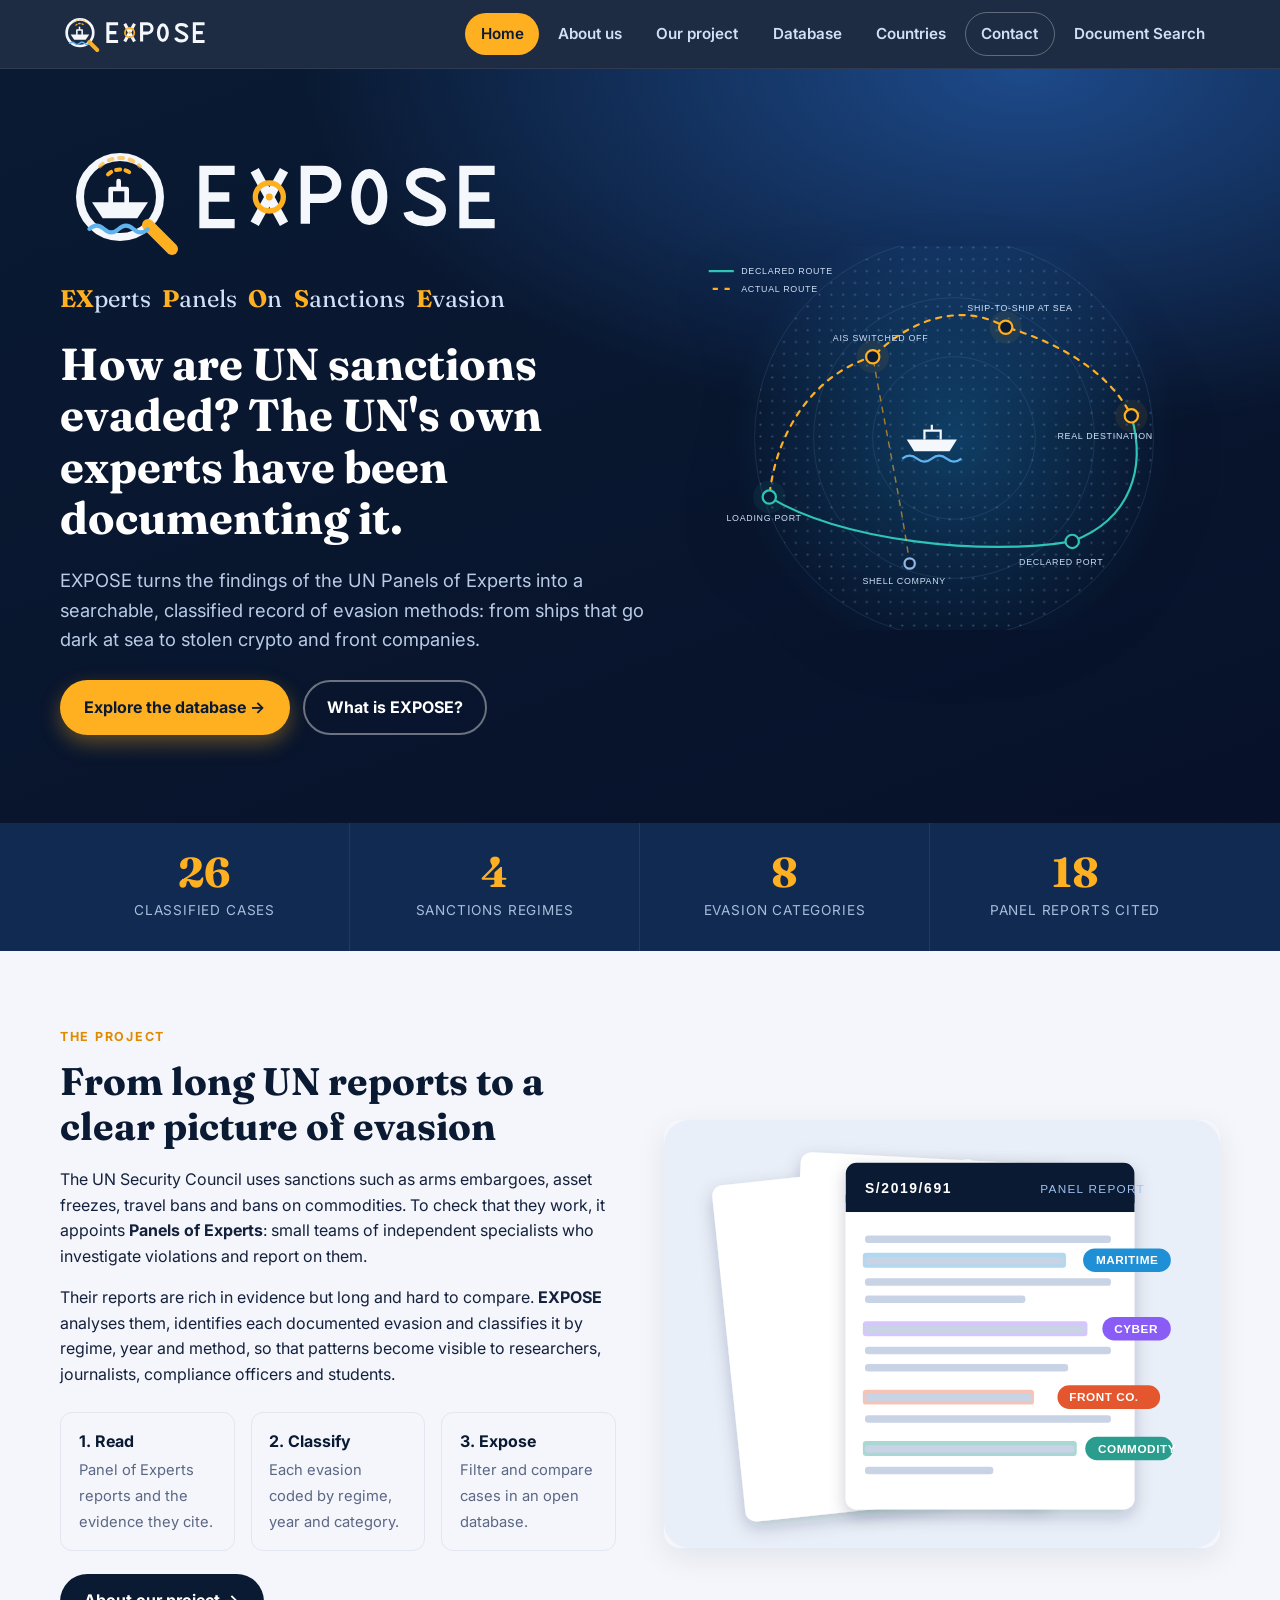
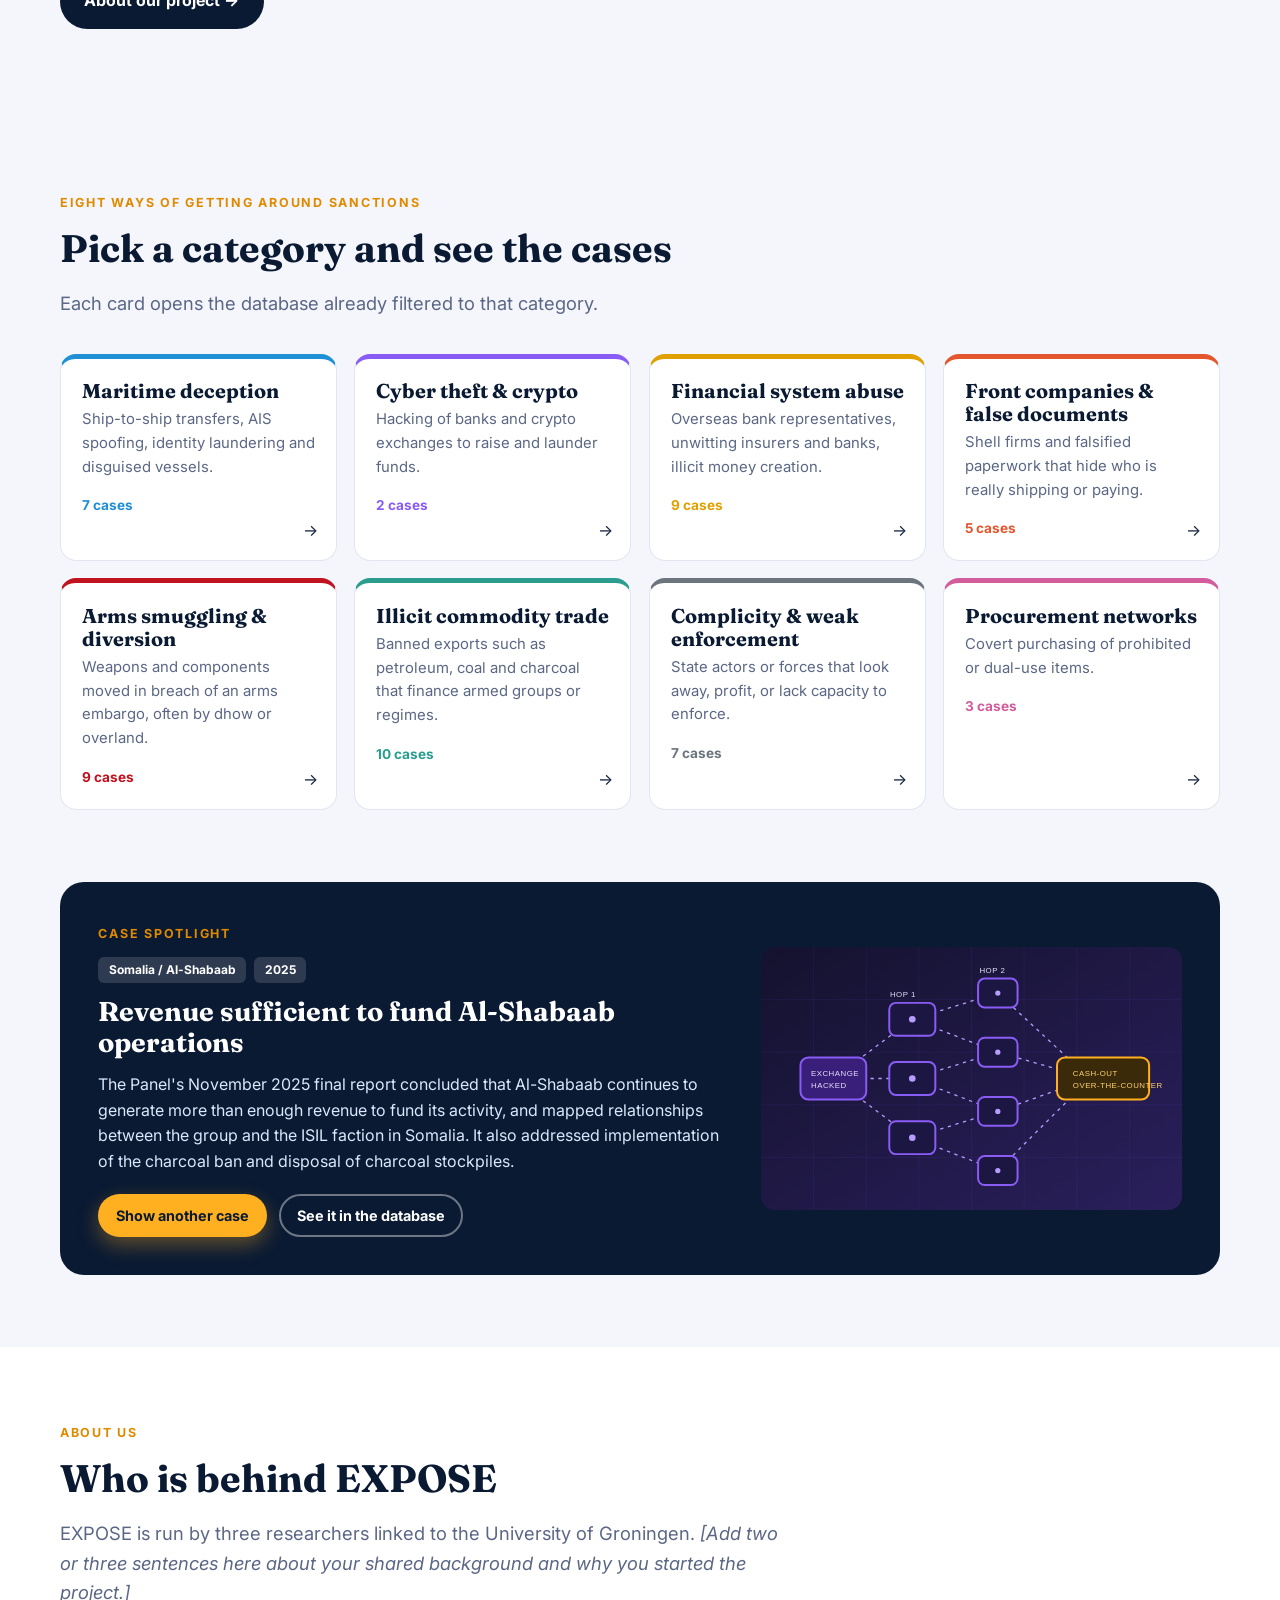
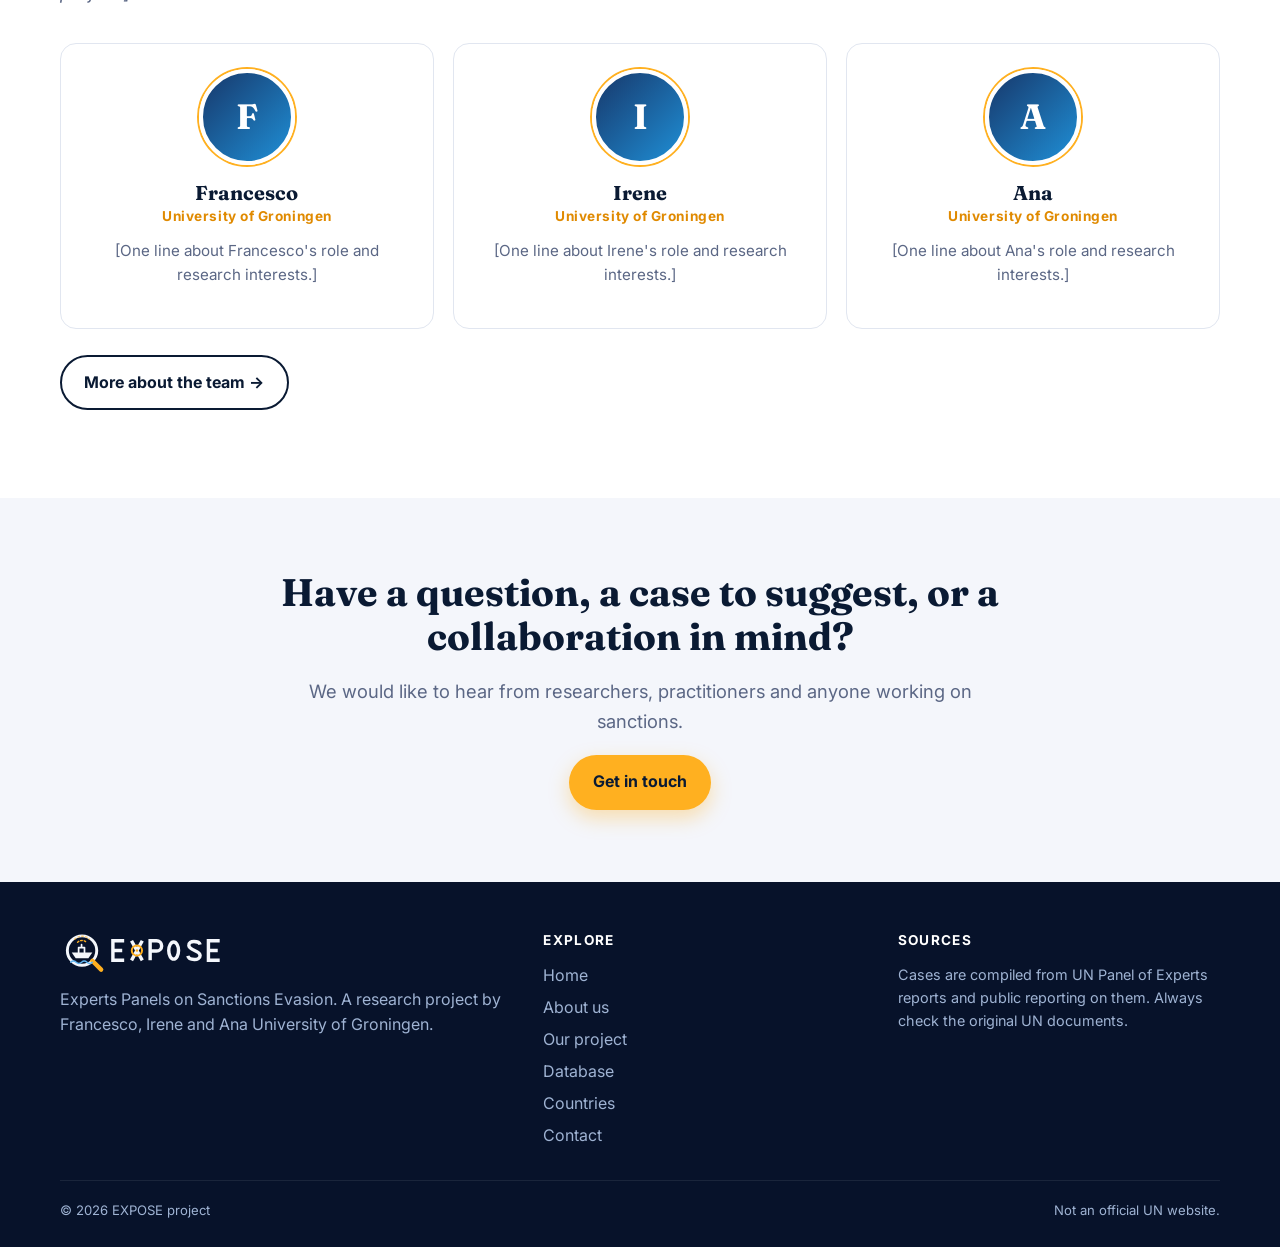
<file: index.html>
<!DOCTYPE html>
<html lang="en">
<head>
  <meta charset="utf-8">
  <meta name="viewport" content="width=device-width, initial-scale=1">
  <title>EXPOSE – Experts Panels on Sanctions Evasion</title>
  <meta name="description" content="EXPOSE shows how UN sanctions are evaded, using evidence gathered by the UN Panels of Experts.">
  <link rel="icon" href="assets/favicon.svg" type="image/svg+xml">
  <link rel="preconnect" href="https://fonts.googleapis.com">
  <link href="https://fonts.googleapis.com/css2?family=Fraunces:opsz,wght@9..144,600;9..144,700&family=Inter:wght@400;600;700;800&display=swap" rel="stylesheet">
  <link rel="stylesheet" href="css/style.css">
  <link rel="stylesheet" href="css/document-search.css">
</head>
<body data-page="home">
  <a class="skip" href="#main">Skip to content</a>
  <header class="site-header">
    <div class="container nav">
      <a class="brand" href="index.html" aria-label="EXPOSE home"><img src="assets/logo.svg" alt="EXPOSE"></a>
      <button class="menu-toggle" aria-expanded="false" aria-controls="menu">&#9776; Menu</button>
      <ul id="menu" class="menu">
        <li><a href="index.html" aria-current="page">Home</a></li>
        <li><a href="about.html">About us</a></li>
        <li><a href="our-project.html">Our project</a></li>
        <li><a href="database.html">Database</a></li>
        <li><a href="countries.html">Countries</a></li>
        <li class="cta"><a href="contact.html">Contact</a></li>
      <li><a href="document-search.html">Document Search</a></li></ul>
    </div>
  </header>

  <main id="main">
    <!-- HERO -->
    <section class="hero">
      <div class="container grid">
        <div>
          <img class="logo-big" src="assets/logo.svg" alt="EXPOSE logo: a lens revealing a ship whose AIS signal is hidden">
          <p class="expansion" aria-label="EXPOSE stands for Experts Panels On Sanctions Evasion">
            <span><b>EX</b>perts</span> <span><b>P</b>anels</span> <span><b>O</b>n</span> <span><b>S</b>anctions</span> <span><b>E</b>vasion</span>
          </p>
          <h1>How are UN sanctions evaded? The UN's own experts have been documenting it.</h1>
          <p class="lead">EXPOSE turns the findings of the UN Panels of Experts into a searchable, classified record of evasion methods: from ships that go dark at sea to stolen crypto and front companies.</p>
          <div class="actions">
            <a class="btn btn-primary" href="database.html">Explore the database &rarr;</a>
            <a class="btn btn-ghost" href="#project">What is EXPOSE?</a>
          </div>
        </div>
        <div class="hero-art">
          <img src="assets/img/hero-routes.svg" alt="Illustration: the declared shipping route versus the hidden route used to evade sanctions">
        </div>
      </div>
    </section>

    <!-- STATS -->
    <div class="stats">
      <div class="container row">
        <div class="stat"><div class="num" data-count="cases">0</div><div class="lab">Classified cases</div></div>
        <div class="stat"><div class="num" data-count="regimes">0</div><div class="lab">Sanctions regimes</div></div>
        <div class="stat"><div class="num" data-count="categories">0</div><div class="lab">Evasion categories</div></div>
        <div class="stat"><div class="num" data-count="reports">0</div><div class="lab">Panel reports cited</div></div>
      </div>
    </div>

    <!-- PROJECT -->
    <section id="project">
      <div class="container split">
        <div class="reveal">
          <span class="eyebrow">The project</span>
          <h2>From long UN reports to a clear picture of evasion</h2>
          <p>The UN Security Council uses sanctions such as arms embargoes, asset freezes, travel bans and bans on commodities. To check that they work, it appoints <strong>Panels of Experts</strong>: small teams of independent specialists who investigate violations and report on them.</p>
          <p>Their reports are rich in evidence but long and hard to compare. <strong>EXPOSE</strong> analyses them, identifies each documented evasion and classifies it by regime, year and method, so that patterns become visible to researchers, journalists, compliance officers and students.</p>
          <div class="pillars">
            <div class="pillar"><b>1. Read</b><span>Panel of Experts reports and the evidence they cite.</span></div>
            <div class="pillar"><b>2. Classify</b><span>Each evasion coded by regime, year and category.</span></div>
            <div class="pillar"><b>3. Expose</b><span>Filter and compare cases in an open database.</span></div>
          </div>
          <p style="margin-top:1.4rem"><a class="btn btn-dark" href="our-project.html">About our project &rarr;</a></p>
        </div>
        <div class="reveal">
          <img class="rounded" src="assets/img/report-stack.svg" alt="Pages of a UN Panel of Experts report with passages highlighted and tagged by evasion category" loading="lazy">
        </div>
      </div>
    </section>

    <!-- CATEGORIES -->
    <section>
      <div class="container">
        <div class="section-head reveal">
          <span class="eyebrow">Eight ways of getting around sanctions</span>
          <h2>Pick a category and see the cases</h2>
          <p class="lead">Each card opens the database already filtered to that category.</p>
        </div>
        <div id="cat-grid" class="cat-grid"></div>
      </div>
    </section>

    <!-- SPOTLIGHT -->
    <section style="padding-top:0">
      <div class="container">
        <div class="spotlight reveal">
          <div>
            <span class="eyebrow">Case spotlight</span>
            <div class="meta" id="spot-meta"></div>
            <h3 id="spot-title" style="font-size:1.7rem"></h3>
            <p id="spot-text"></p>
            <p style="display:flex;gap:.7rem;flex-wrap:wrap;margin:1.2rem 0 0">
              <button id="spot-next" class="btn btn-primary btn-sm" type="button">Show another case</button>
              <a id="spot-link" class="btn btn-ghost btn-sm" href="database.html">See it in the database</a>
            </p>
          </div>
          <img id="spot-img" src="assets/img/tanker-sts.svg" alt="" aria-hidden="true">
        </div>
        <span id="spotlight-body" hidden></span>
      </div>
    </section>

    <!-- ABOUT US (short) -->
    <section class="section-alt" id="about-us">
      <div class="container">
        <div class="section-head reveal">
          <span class="eyebrow">About us</span>
          <h2>Who is behind EXPOSE</h2>
          <!-- ======= SHORT ABOUT-US TEXT: replace the paragraph below with your own ======= -->
          <p class="lead">EXPOSE is run by three researchers linked to the University of Groningen. <em>[Add two or three sentences here about your shared background and why you started the project.]</em></p>
        </div>
        <div class="team reveal">
          <div class="person"><div class="avatar" aria-hidden="true">F</div><h3>Francesco</h3><div class="role">University of Groningen</div><p>[One line about Francesco's role and research interests.]</p></div>
          <div class="person"><div class="avatar" aria-hidden="true">I</div><h3>Irene</h3><div class="role">University of Groningen</div><p>[One line about Irene's role and research interests.]</p></div>
          <div class="person"><div class="avatar" aria-hidden="true">A</div><h3>Ana</h3><div class="role">University of Groningen</div><p>[One line about Ana's role and research interests.]</p></div>
        </div>
        <p style="margin-top:1.6rem"><a class="btn btn-outline" href="about.html">More about the team &rarr;</a></p>
      </div>
    </section>

    <!-- CTA -->
    <section>
      <div class="container" style="text-align:center;max-width:720px">
        <h2>Have a question, a case to suggest, or a collaboration in mind?</h2>
        <p class="lead" style="margin-inline:auto">We would like to hear from researchers, practitioners and anyone working on sanctions.</p>
        <a class="btn btn-primary" href="contact.html">Get in touch</a>
      </div>
    </section>
  </main>

  <footer class="site-footer">
    <div class="container">
      <div class="foot">
        <div>
          <img src="assets/logo.svg" alt="EXPOSE">
          <p>Experts Panels on Sanctions Evasion. A research project by Francesco, Irene and Ana University of Groningen.</p>
        </div>
        <div><h4>Explore</h4><ul><li><a href="index.html">Home</a></li><li><a href="about.html">About us</a></li><li><a href="our-project.html">Our project</a></li><li><a href="database.html">Database</a></li>
        <li><a href="countries.html">Countries</a></li><li><a href="contact.html">Contact</a></li></ul></div>
        <div><h4>Sources</h4><p style="font-size:.9rem">Cases are compiled from UN Panel of Experts reports and public reporting on them. Always check the original UN documents.</p></div>
      </div>
      <div class="legal"><span>&copy; <span data-year></span> EXPOSE project</span><span>Not an official UN website.</span></div>
    </div>
  </footer>

  <script src="data/cases.js"></script>
  <script src="js/main.js"></script>
</body>
</html>
</file>
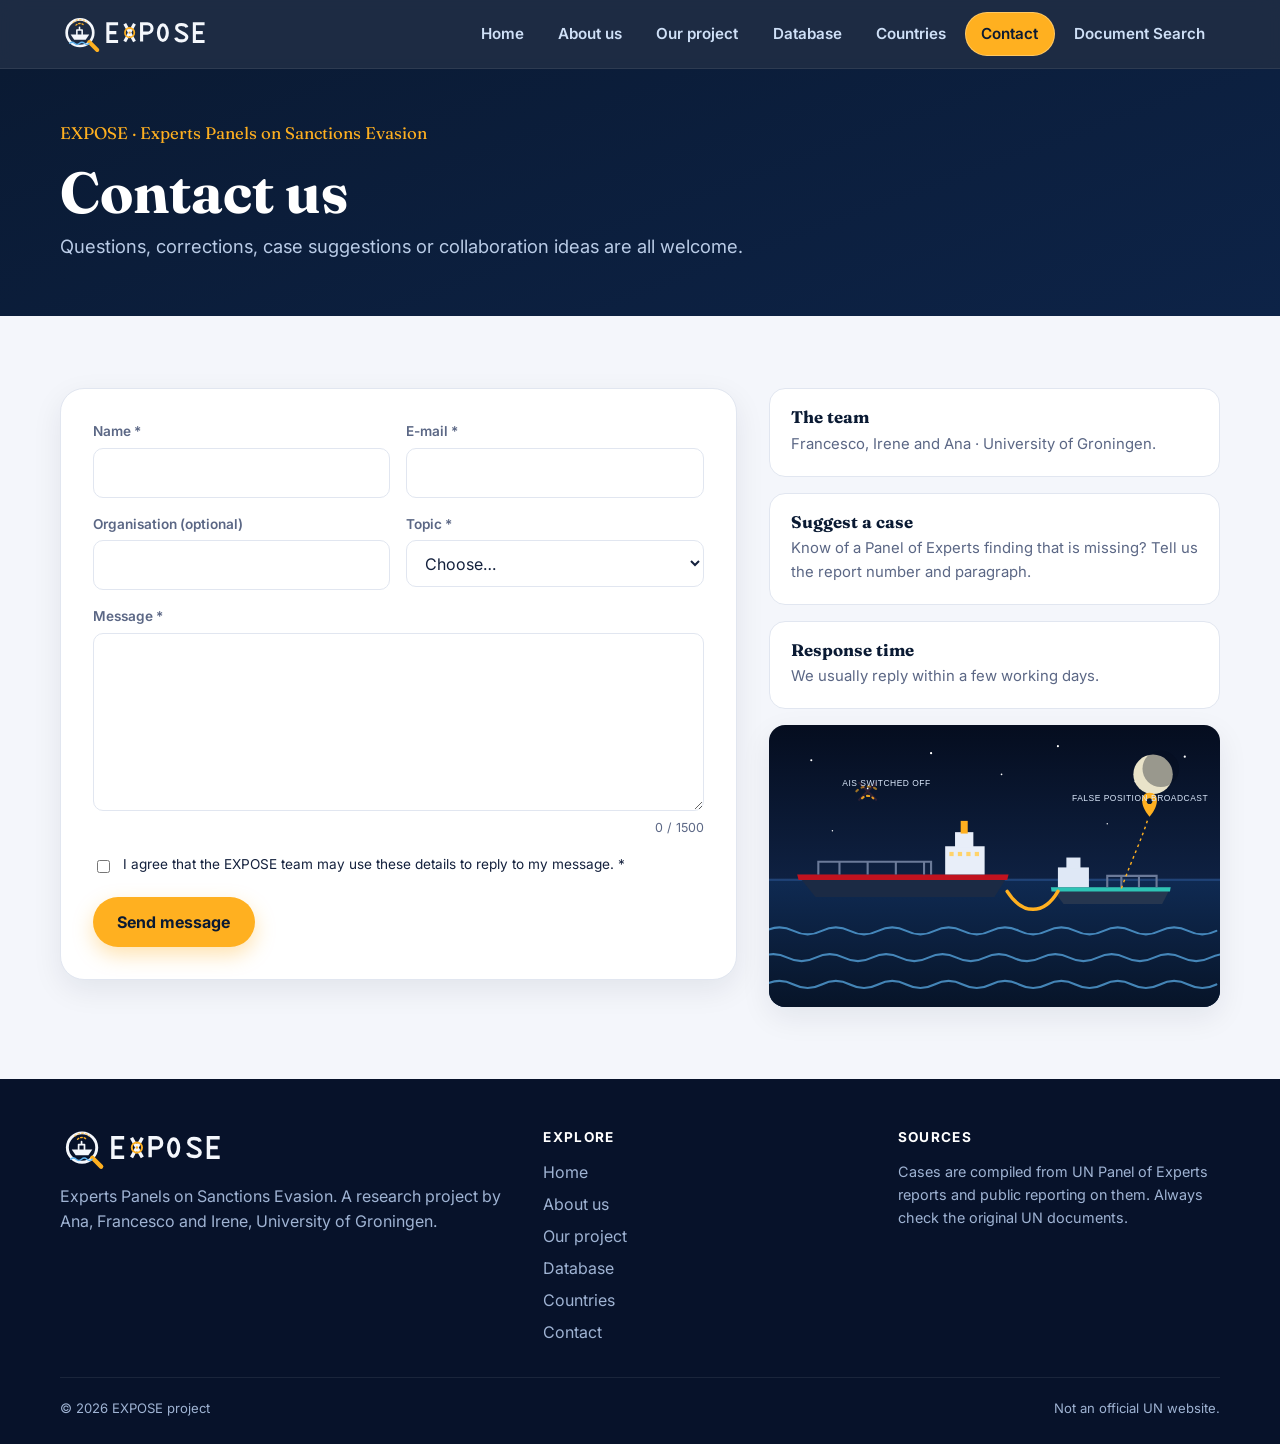
<file: contact.html>
<!DOCTYPE html>
<html lang="en">
<head>
  <meta charset="utf-8">
  <meta name="viewport" content="width=device-width, initial-scale=1">
  <title>Contact – EXPOSE</title>
  <meta name="description" content="Contact the EXPOSE team at the University of Groningen.">
  <link rel="icon" href="assets/favicon.svg" type="image/svg+xml">
  <link rel="preconnect" href="https://fonts.googleapis.com">
  <link href="https://fonts.googleapis.com/css2?family=Fraunces:opsz,wght@9..144,600;9..144,700&family=Inter:wght@400;600;700;800&display=swap" rel="stylesheet">
  <link rel="stylesheet" href="css/style.css">
  <link rel="stylesheet" href="css/document-search.css">
</head>
<body data-page="contact">
  <a class="skip" href="#main">Skip to content</a>
  <header class="site-header">
    <div class="container nav">
      <a class="brand" href="index.html" aria-label="EXPOSE home"><img src="assets/logo.svg" alt="EXPOSE"></a>
      <button class="menu-toggle" aria-expanded="false" aria-controls="menu">&#9776; Menu</button>
      <ul id="menu" class="menu">
        <li><a href="index.html">Home</a></li>
        <li><a href="about.html">About us</a></li>
        <li><a href="our-project.html">Our project</a></li>
        <li><a href="database.html">Database</a></li>
        <li><a href="countries.html">Countries</a></li>
        <li class="cta"><a href="contact.html" aria-current="page">Contact</a></li>
      <li><a href="document-search.html">Document Search</a></li></ul>
    </div>
  </header>

  <main id="main">
    <section class="page-hero">
      <div class="container">
        <div class="tagline">EXPOSE &middot; Experts Panels on Sanctions Evasion</div>
        <h1>Contact us</h1>
        <p class="lead">Questions, corrections, case suggestions or collaboration ideas are all welcome.</p>
      </div>
    </section>

    <section>
      <div class="container contact-grid">
        <div class="form-card">
          <form id="contact-form" novalidate>
            <div class="form-grid">
              <div class="field">
                <label for="name">Name *</label>
                <input id="name" name="name" type="text" autocomplete="name" required>
                <div class="err">Please enter your name.</div>
              </div>
              <div class="field">
                <label for="email">E-mail *</label>
                <input id="email" name="email" type="email" autocomplete="email" required>
                <div class="err">Please enter a valid e-mail address.</div>
              </div>
              <div class="field">
                <label for="affiliation">Organisation (optional)</label>
                <input id="affiliation" name="affiliation" type="text" autocomplete="organization">
              </div>
              <div class="field">
                <label for="topic">Topic *</label>
                <select id="topic" name="topic" required>
                  <option value="">Choose&hellip;</option>
                  <option>General question</option>
                  <option>Suggest or correct a case</option>
                  <option>Collaboration or data</option>
                  <option>Media or teaching</option>
                  <option>Other</option>
                </select>
                <div class="err">Please choose a topic.</div>
              </div>
              <div class="field full">
                <label for="message">Message *</label>
                <textarea id="message" name="message" rows="6" maxlength="1500" required></textarea>
                <div class="counter" id="counter">0 / 1500</div>
                <div class="err">Please write at least 10 characters.</div>
              </div>
              <div class="field full">
                <label style="display:flex;gap:.6rem;align-items:flex-start;font-weight:400;color:var(--ink)">
                  <input id="consent" name="consent" type="checkbox" style="margin-top:.35rem">
                  <span>I agree that the EXPOSE team may use these details to reply to my message. *</span>
                </label>
                <div class="err">Please tick the box to continue.</div>
              </div>
              <div class="hp" aria-hidden="true"><label>Leave empty <input name="website" type="text" tabindex="-1" autocomplete="off"></label></div>
              <div class="full"><button class="btn btn-primary" type="submit">Send message</button></div>
            </div>
          </form>
          <div id="success" class="success" role="status"></div>
        </div>

        <div class="contact-side">
          <div class="info"><h3>The team</h3><p>Francesco, Irene and Ana &middot; University of Groningen.</p></div>
          <div class="info"><h3>Suggest a case</h3><p>Know of a Panel of Experts finding that is missing? Tell us the report number and paragraph.</p></div>
          <div class="info"><h3>Response time</h3><p>We usually reply within a few working days.</p></div>
          <img class="rounded" src="assets/img/tanker-sts.svg" alt="Illustration of a ship-to-ship transfer at night" loading="lazy">
        </div>
      </div>
    </section>
  </main>

  <footer class="site-footer">
    <div class="container">
      <div class="foot">
        <div><img src="assets/logo.svg" alt="EXPOSE"><p>Experts Panels on Sanctions Evasion. A research project by Ana, Francesco and Irene, University of Groningen.</p></div>
        <div><h4>Explore</h4><ul><li><a href="index.html">Home</a></li><li><a href="about.html">About us</a></li><li><a href="our-project.html">Our project</a></li><li><a href="database.html">Database</a></li>
        <li><a href="countries.html">Countries</a></li><li><a href="contact.html">Contact</a></li></ul></div>
        <div><h4>Sources</h4><p style="font-size:.9rem">Cases are compiled from UN Panel of Experts reports and public reporting on them. Always check the original UN documents.</p></div>
      </div>
      <div class="legal"><span>&copy; <span data-year></span> EXPOSE project</span><span>Not an official UN website.</span></div>
    </div>
  </footer>

  <script src="data/cases.js"></script>
  <script src="js/main.js"></script>
  <script src="js/contact.js"></script>
</body>
</html>
</file>
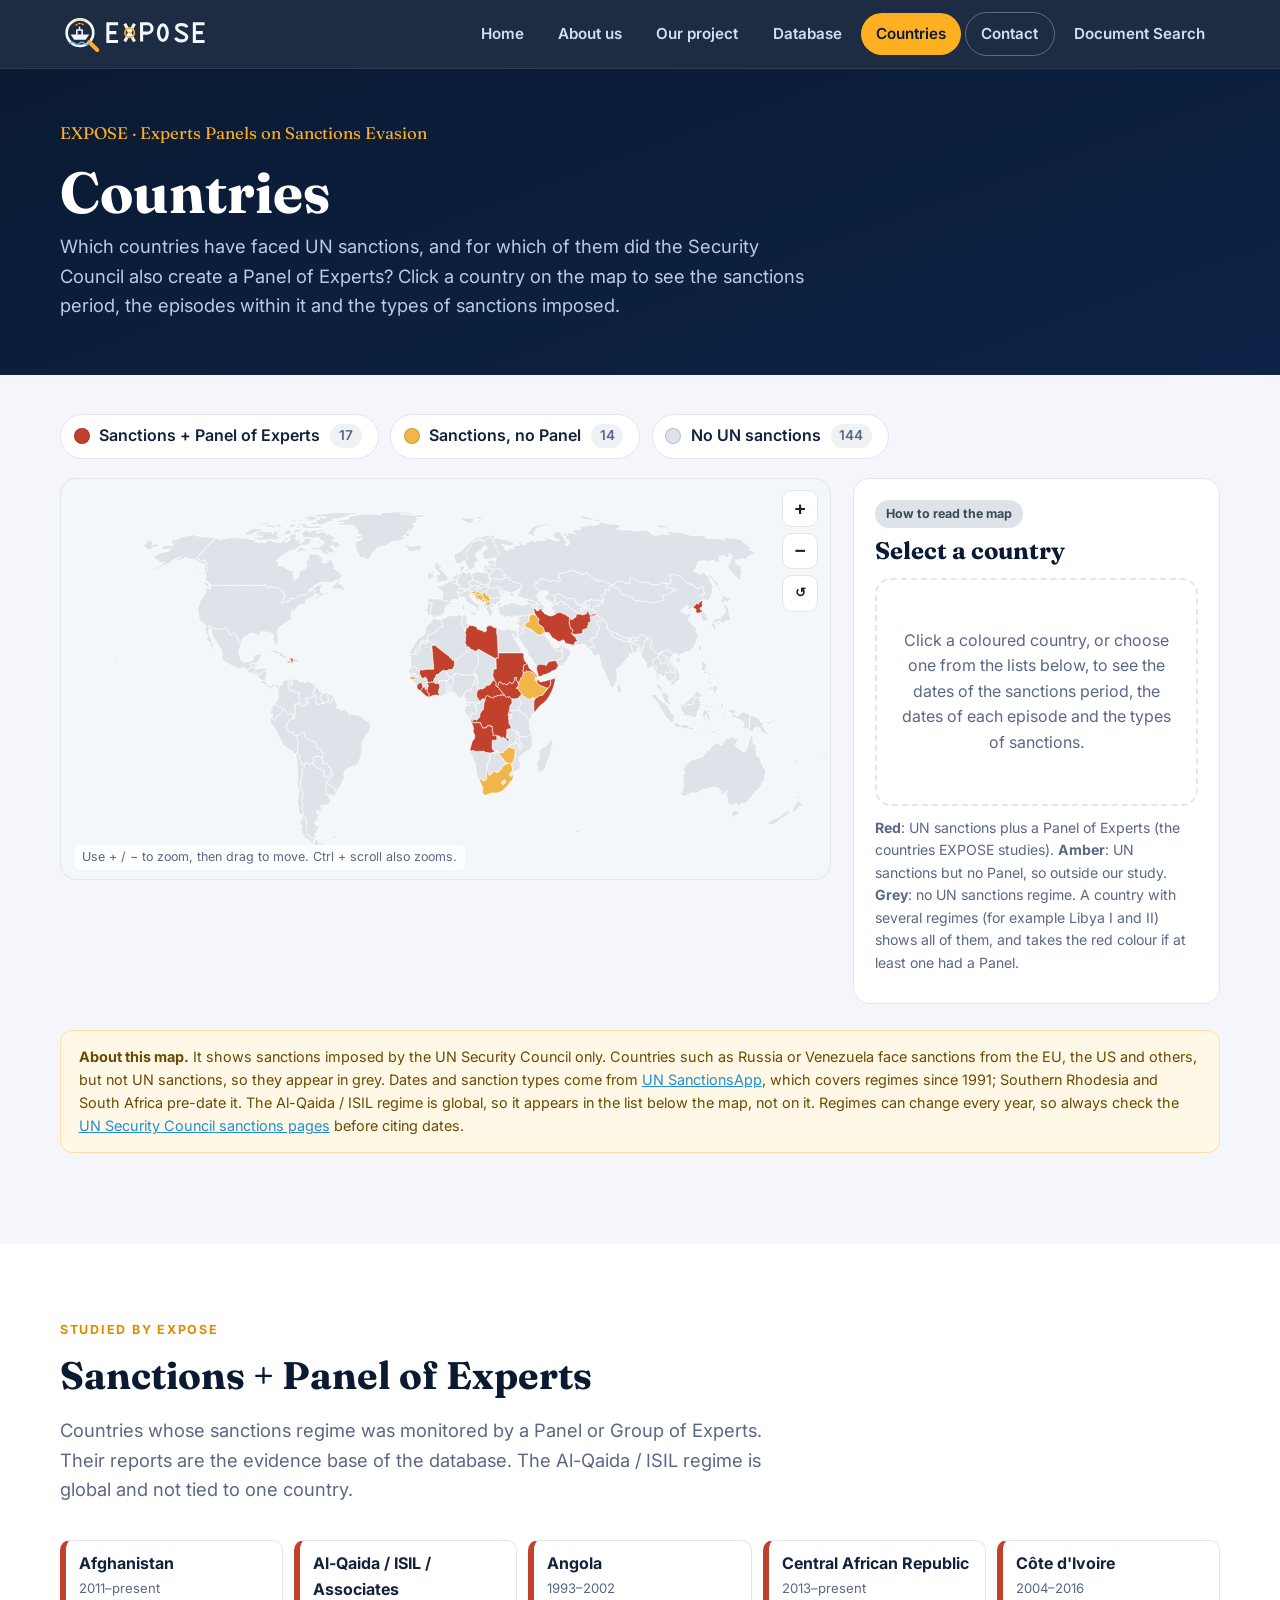
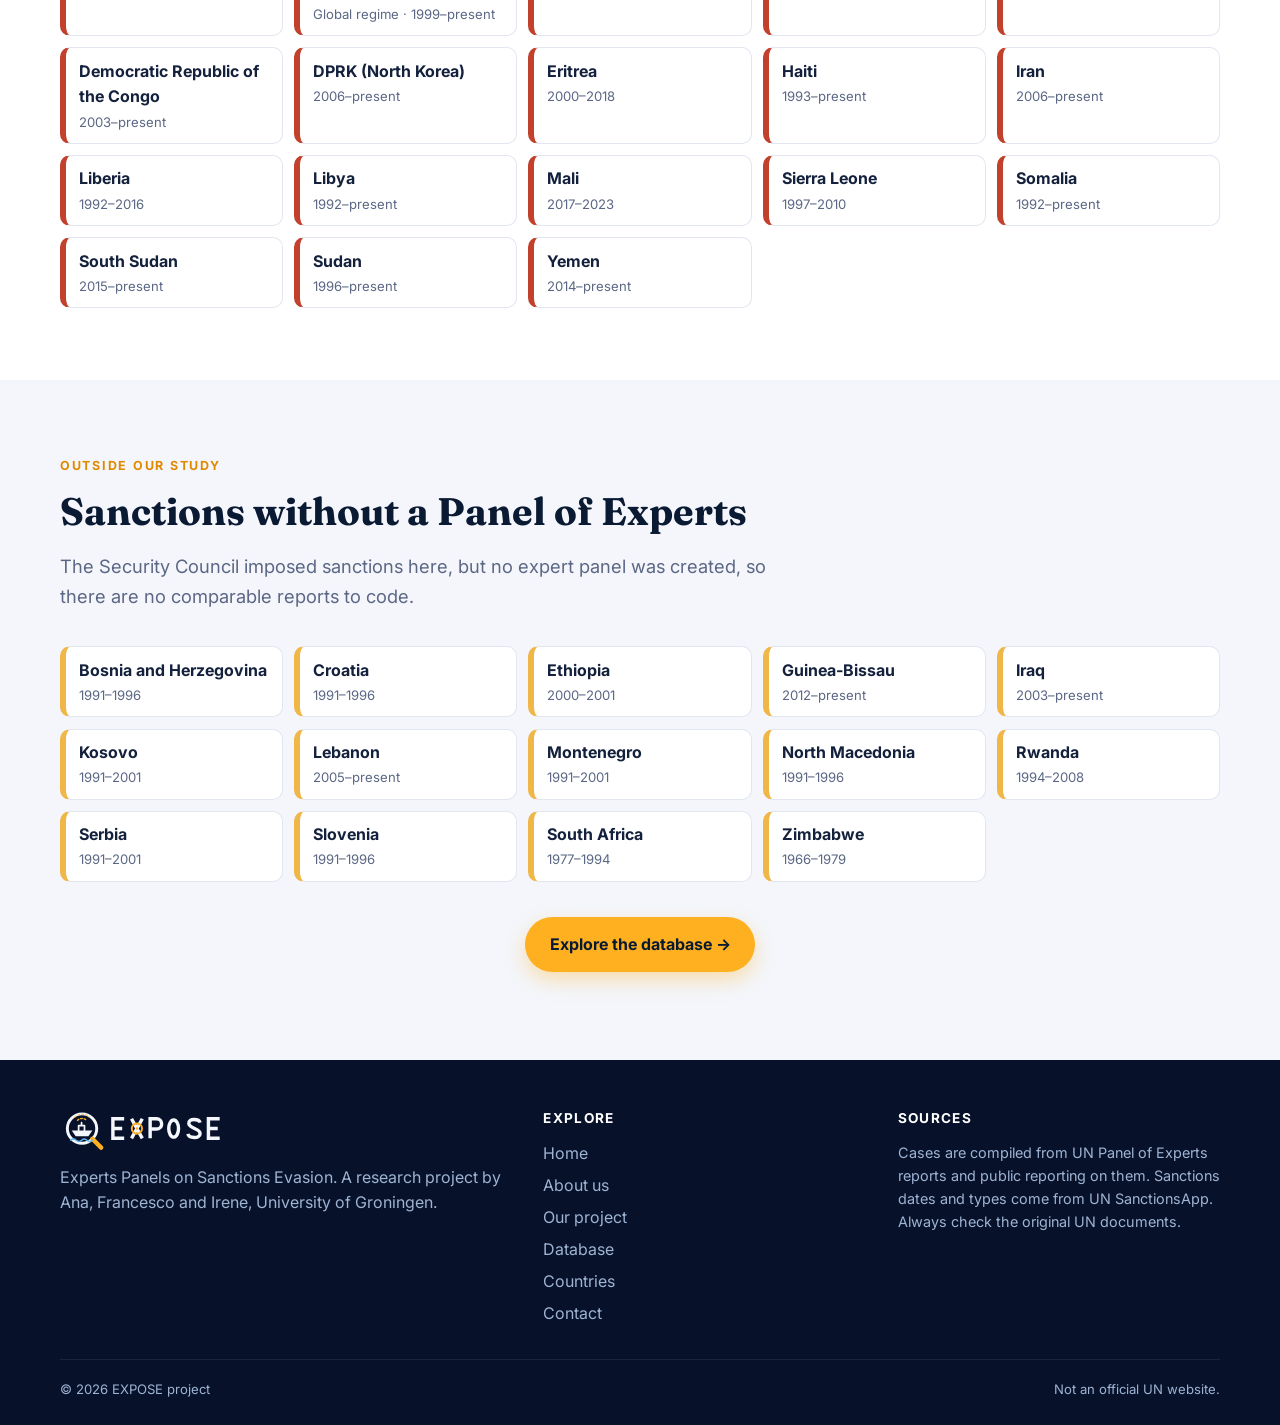
<file: countries.html>
<!DOCTYPE html>
<html lang="en">
<head>
  <meta charset="utf-8">
  <meta name="viewport" content="width=device-width, initial-scale=1">
  <title>Countries – EXPOSE</title>
  <meta name="description" content="An interactive world map of countries subject to UN sanctions and to a Panel of Experts, the countries studied by EXPOSE.">
  <link rel="icon" href="assets/favicon.svg" type="image/svg+xml">
  <link rel="preconnect" href="https://fonts.googleapis.com">
  <link href="https://fonts.googleapis.com/css2?family=Fraunces:opsz,wght@9..144,600;9..144,700&family=Inter:wght@400;600;700;800&display=swap" rel="stylesheet">
  <link rel="stylesheet" href="css/style.css">
  <link rel="stylesheet" href="css/countries.css">
  <link rel="stylesheet" href="css/document-search.css">
</head>
<body data-page="countries">
  <a class="skip" href="#main">Skip to content</a>
  <header class="site-header">
    <div class="container nav">
      <a class="brand" href="index.html" aria-label="EXPOSE home"><img src="assets/logo.svg" alt="EXPOSE"></a>
      <button class="menu-toggle" aria-expanded="false" aria-controls="menu">&#9776; Menu</button>
      <ul id="menu" class="menu">
        <li><a href="index.html">Home</a></li>
        <li><a href="about.html">About us</a></li>
        <li><a href="our-project.html">Our project</a></li>
        <li><a href="database.html">Database</a></li>
        <li><a href="countries.html" aria-current="page">Countries</a></li>
        <li class="cta"><a href="contact.html">Contact</a></li>
      <li><a href="document-search.html">Document Search</a></li></ul>
    </div>
  </header>

  <main id="main" class="cx">
    <section class="page-hero">
      <div class="container">
        <div class="tagline">EXPOSE &middot; Experts Panels on Sanctions Evasion</div>
        <h1>Countries</h1>
        <p class="lead">Which countries have faced UN sanctions, and for which of them did the Security Council also create a Panel of Experts? Click a country on the map to see the sanctions period, the episodes within it and the types of sanctions imposed.</p>
      </div>
    </section>

    <section style="padding-top:2.4rem">
      <div class="container">

        <div class="cx-legend" role="group" aria-label="Map legend. Press a button to show or hide a category">
          <button type="button" data-type="panel" aria-pressed="true"><span class="sw sw-panel"></span>Sanctions + Panel of Experts <span class="n"></span></button>
          <button type="button" data-type="sanctions" aria-pressed="true"><span class="sw sw-sanctions"></span>Sanctions, no Panel <span class="n"></span></button>
          <button type="button" data-type="none" aria-pressed="true"><span class="sw sw-none"></span>No UN sanctions <span class="n"></span></button>
        </div>

        <div id="cx-stage" class="cx-stage">
          <div class="cx-mapwrap">
            <svg id="cx-map" viewBox="0 0 960 500" role="group" aria-label="World map of UN sanctions regimes and Panels of Experts">
              <g id="cx-world"></g>
            </svg>
            <div class="cx-zoom">
              <button id="cx-zin" type="button" aria-label="Zoom in">+</button>
              <button id="cx-zout" type="button" aria-label="Zoom out">&minus;</button>
              <button id="cx-zreset" type="button" aria-label="Reset zoom" style="font-size:.8rem">&#8634;</button>
            </div>
            <div class="cx-hint">Use + / &minus; to zoom, then drag to move. Ctrl + scroll also zooms.</div>
            <div id="cx-tip" role="tooltip" hidden></div>
          </div>

          <aside id="cx-detail" class="cx-detail" aria-live="polite">
            <span class="badge badge-none">How to read the map</span>
            <h3>Select a country</h3>
            <p class="empty">Click a coloured country, or choose one from the lists below, to see the dates of the sanctions period, the dates of each episode and the types of sanctions.</p>
            <p class="small"><strong>Red</strong>: UN sanctions plus a Panel of Experts (the countries EXPOSE studies). <strong>Amber</strong>: UN sanctions but no Panel, so outside our study. <strong>Grey</strong>: no UN sanctions regime. A country with several regimes (for example Libya I and II) shows all of them, and takes the red colour if at least one had a Panel.</p>
          </aside>
        </div>

        <div class="notice" style="margin-top:1.6rem"><strong>About this map.</strong> It shows sanctions imposed by the UN Security Council only. Countries such as Russia or Venezuela face sanctions from the EU, the US and others, but not UN sanctions, so they appear in grey. Dates and sanction types come from <a href="https://unsanctionsapp.com/cases" target="_blank" rel="noopener">UN SanctionsApp</a>, which covers regimes since 1991; Southern Rhodesia and South Africa pre-date it. The Al-Qaida / ISIL regime is global, so it appears in the list below the map, not on it. Regimes can change every year, so always check the <a href="https://main.un.org/securitycouncil/en/sanctions/information" target="_blank" rel="noopener">UN Security Council sanctions pages</a> before citing dates.</div>
      </div>
    </section>

    <section class="section-alt" id="cx-list-panel">
      <div class="container">
        <div class="section-head reveal">
          <span class="eyebrow">Studied by EXPOSE</span>
          <h2>Sanctions + Panel of Experts</h2>
          <p class="lead">Countries whose sanctions regime was monitored by a Panel or Group of Experts. Their reports are the evidence base of the database. The Al-Qaida / ISIL regime is global and not tied to one country.</p>
        </div>
        <div id="cx-chips-panel" class="cx-chips"></div>
      </div>
    </section>

    <section id="cx-list-sanctions">
      <div class="container">
        <div class="section-head reveal">
          <span class="eyebrow">Outside our study</span>
          <h2>Sanctions without a Panel of Experts</h2>
          <p class="lead">The Security Council imposed sanctions here, but no expert panel was created, so there are no comparable reports to code.</p>
        </div>
        <div id="cx-chips-sanctions" class="cx-chips"></div>
        <p style="text-align:center;margin-top:2.2rem"><a class="btn btn-primary" href="database.html">Explore the database &rarr;</a></p>
      </div>
    </section>
  </main>

  <footer class="site-footer">
    <div class="container">
      <div class="foot">
        <div><img src="assets/logo.svg" alt="EXPOSE"><p>Experts Panels on Sanctions Evasion. A research project by Ana, Francesco and Irene, University of Groningen.</p></div>
        <div><h4>Explore</h4><ul><li><a href="index.html">Home</a></li><li><a href="about.html">About us</a></li><li><a href="our-project.html">Our project</a></li><li><a href="database.html">Database</a></li><li><a href="countries.html">Countries</a></li><li><a href="contact.html">Contact</a></li></ul></div>
        <div><h4>Sources</h4><p style="font-size:.9rem">Cases are compiled from UN Panel of Experts reports and public reporting on them. Sanctions dates and types come from UN SanctionsApp. Always check the original UN documents.</p></div>
      </div>
      <div class="legal"><span>&copy; <span data-year></span> EXPOSE project</span><span>Not an official UN website.</span></div>
    </div>
  </footer>

  <script src="data/cases.js"></script>
  <script src="js/main.js"></script>
  <script src="data/world-map.js"></script>
  <script src="data/countries.js"></script>
  <script src="js/countries.js"></script>
</body>
</html>
</file>
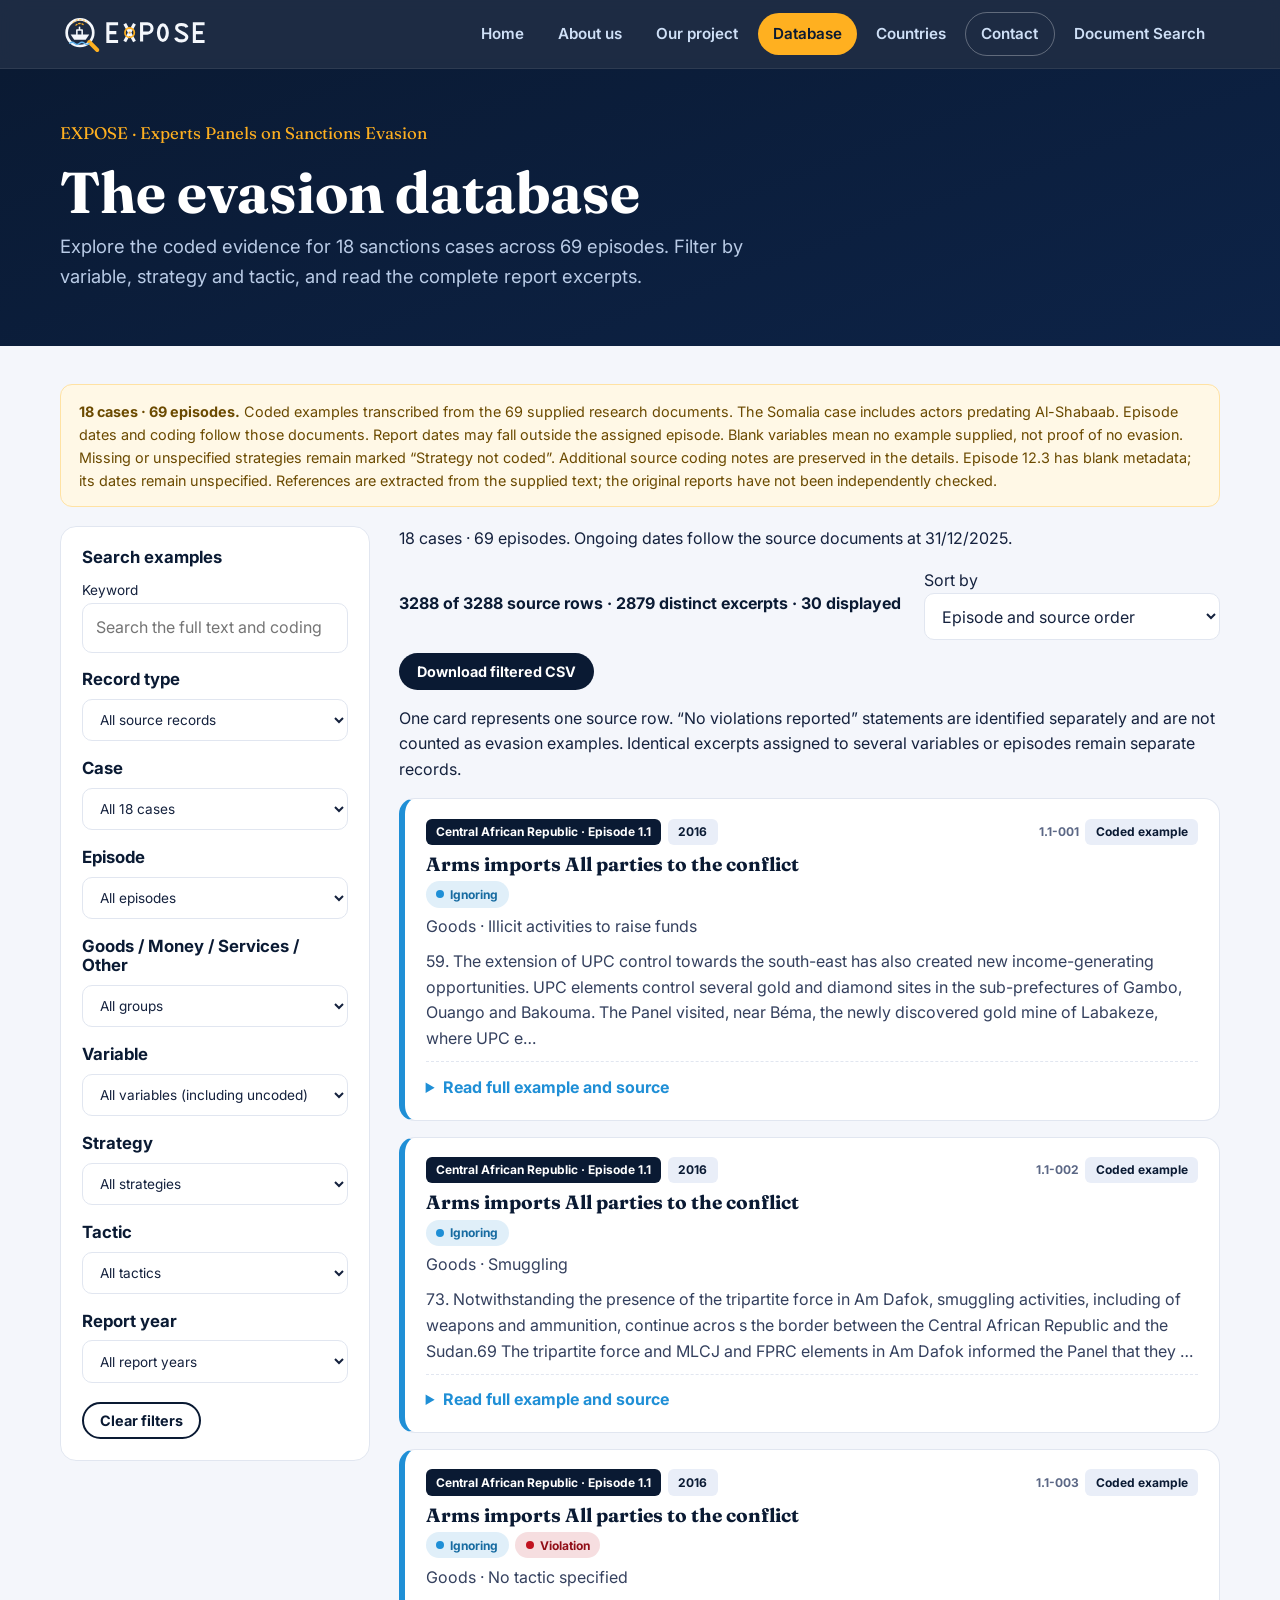
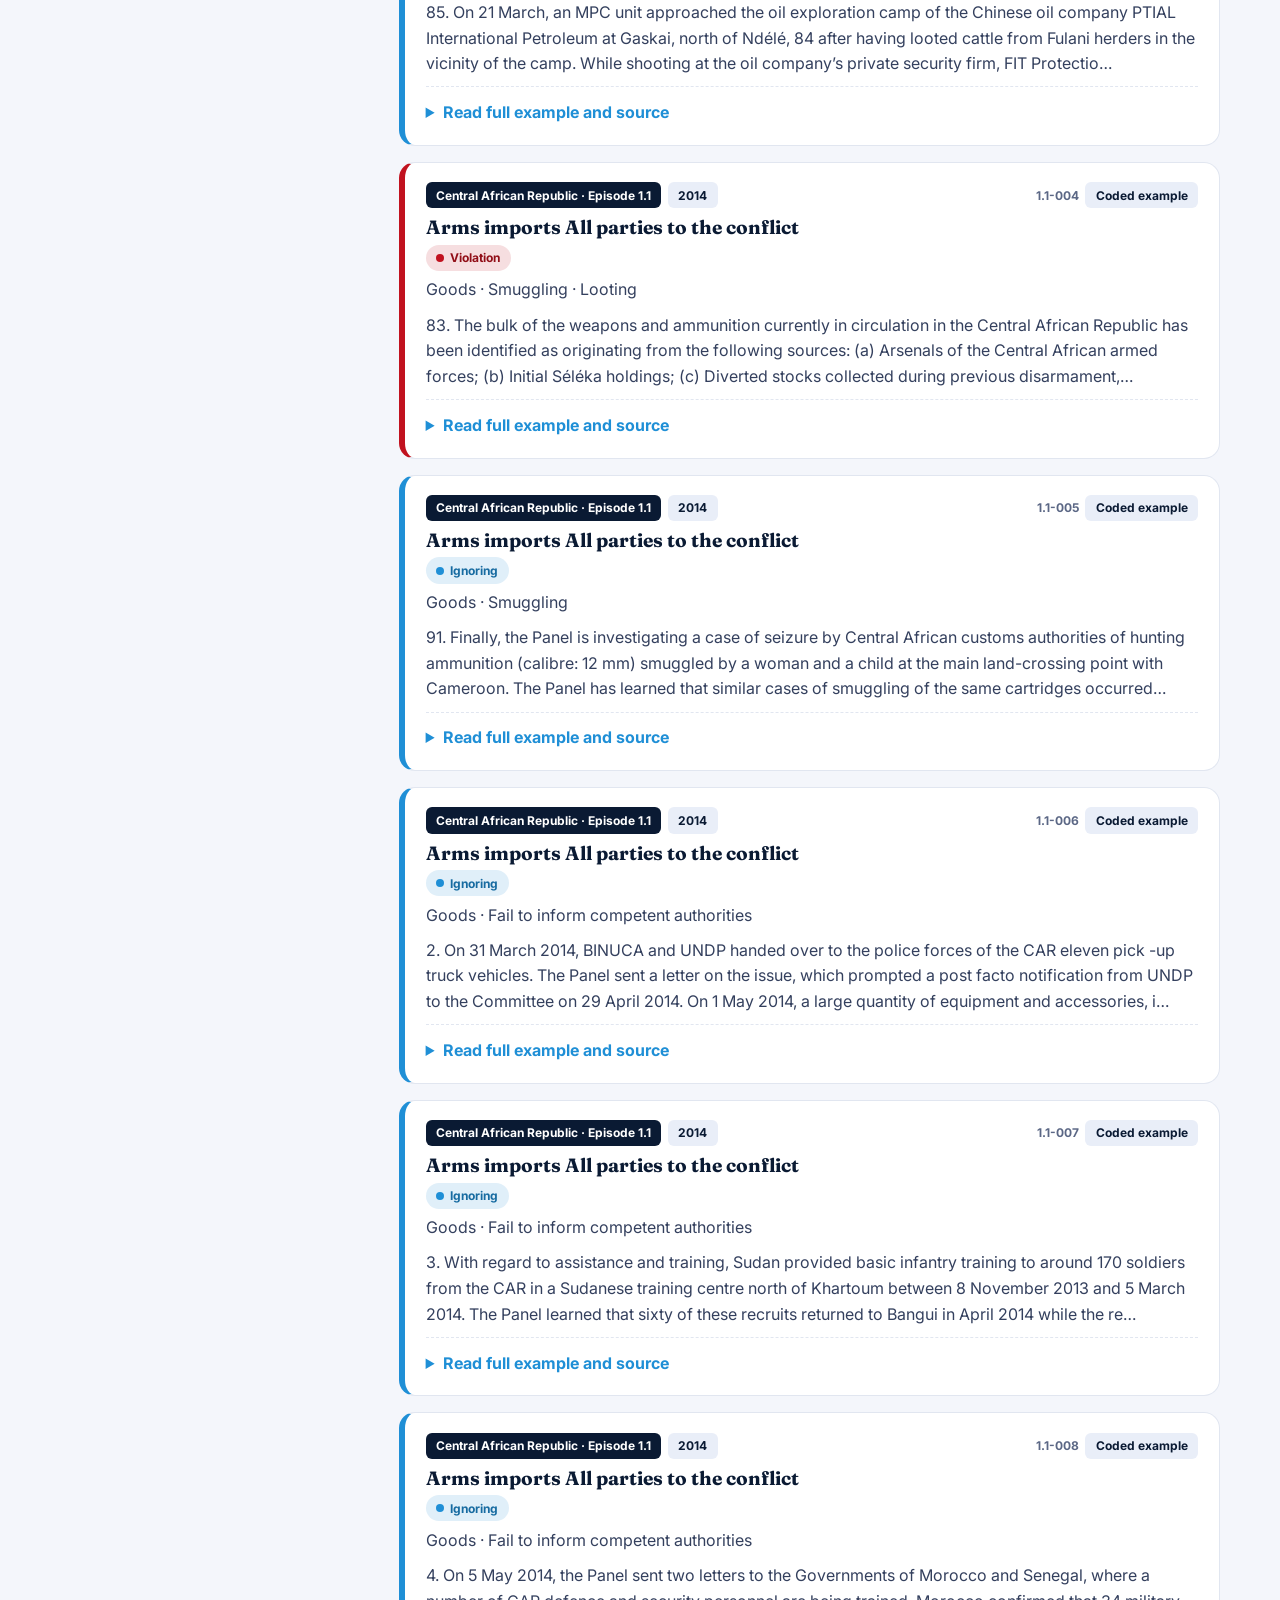
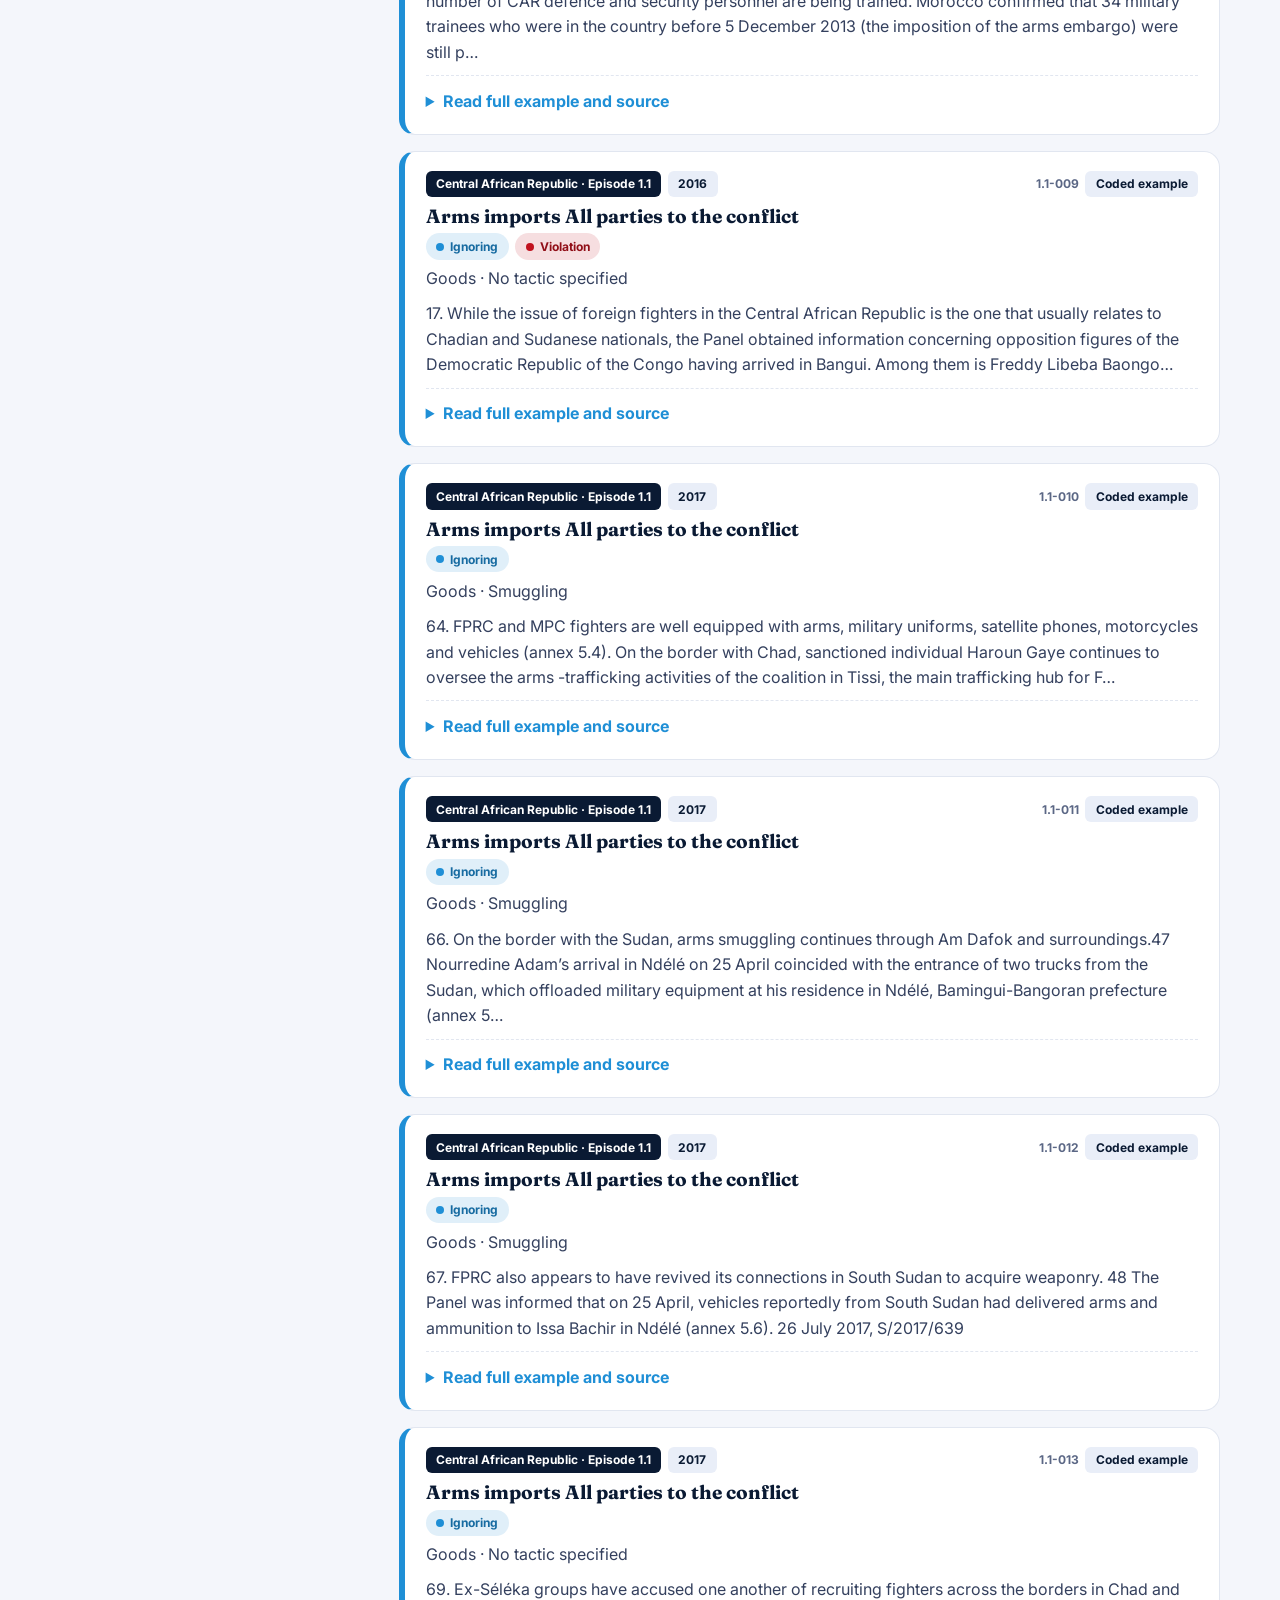
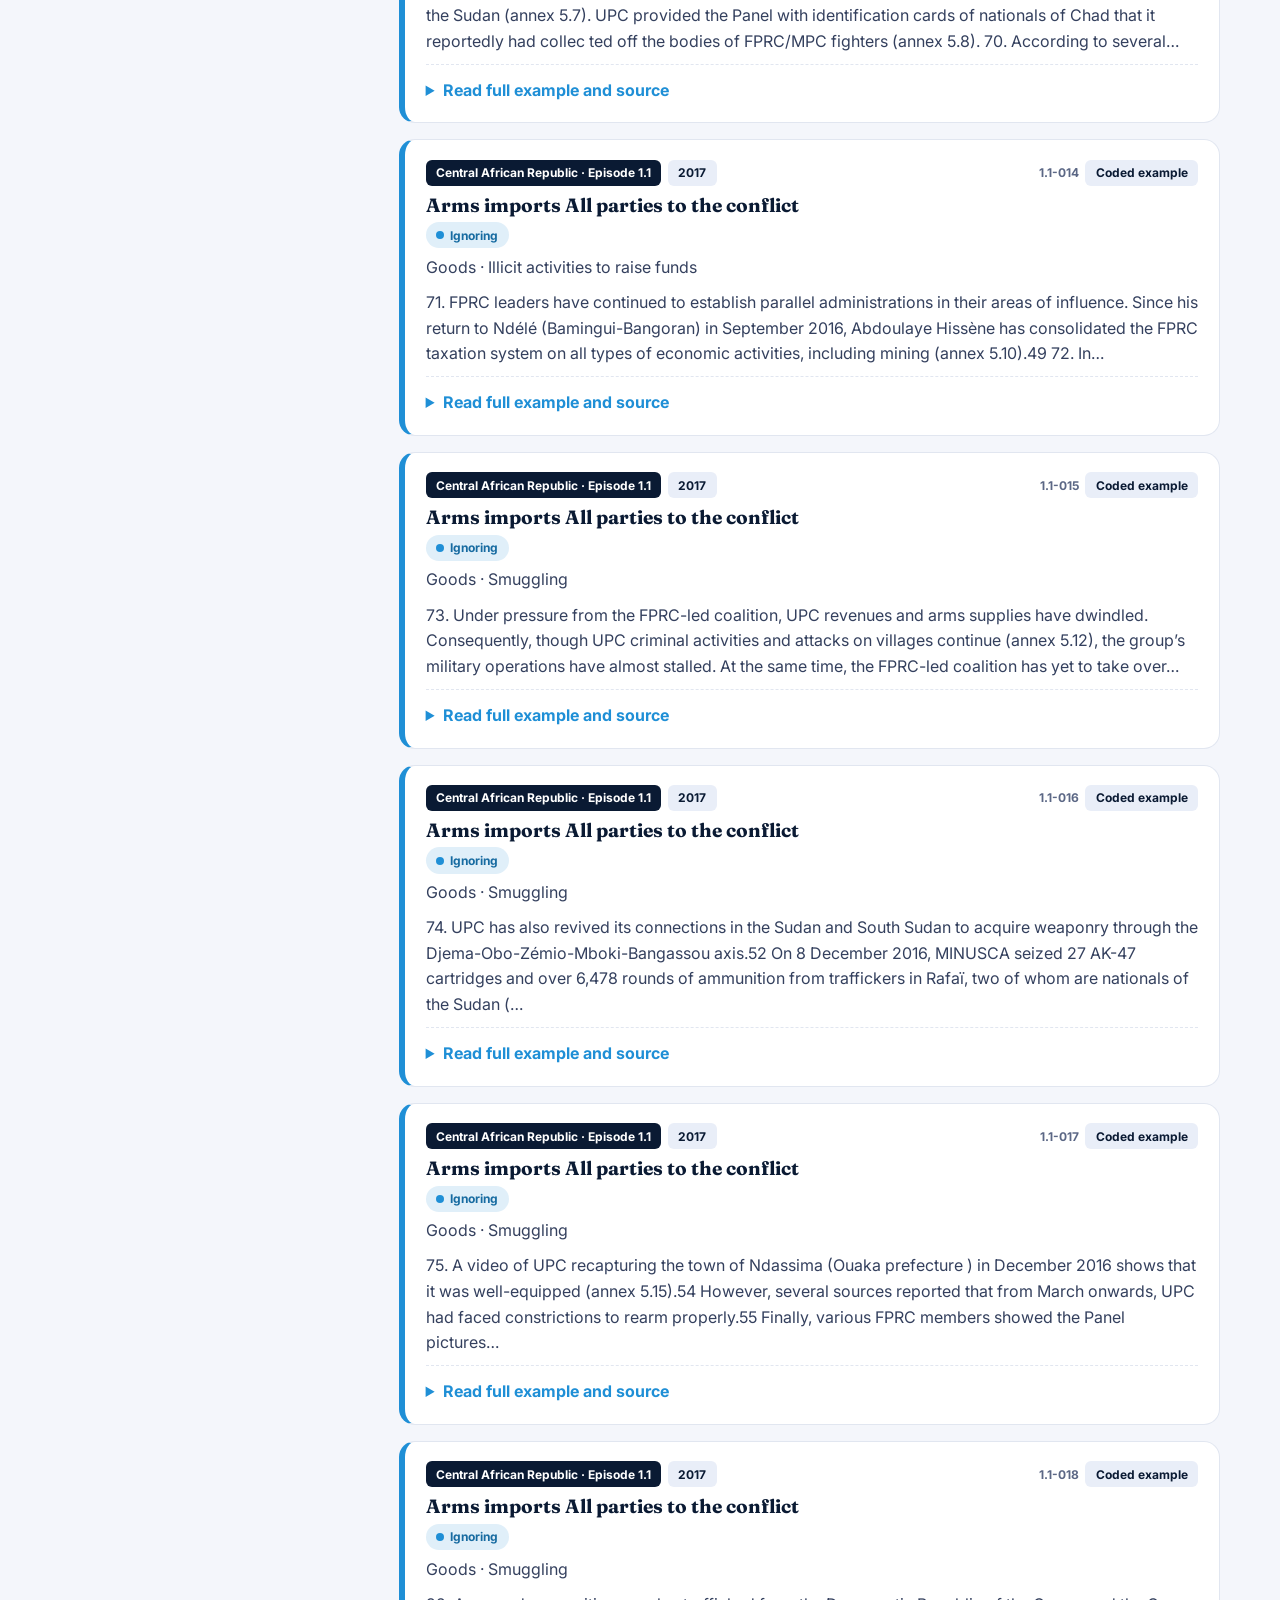
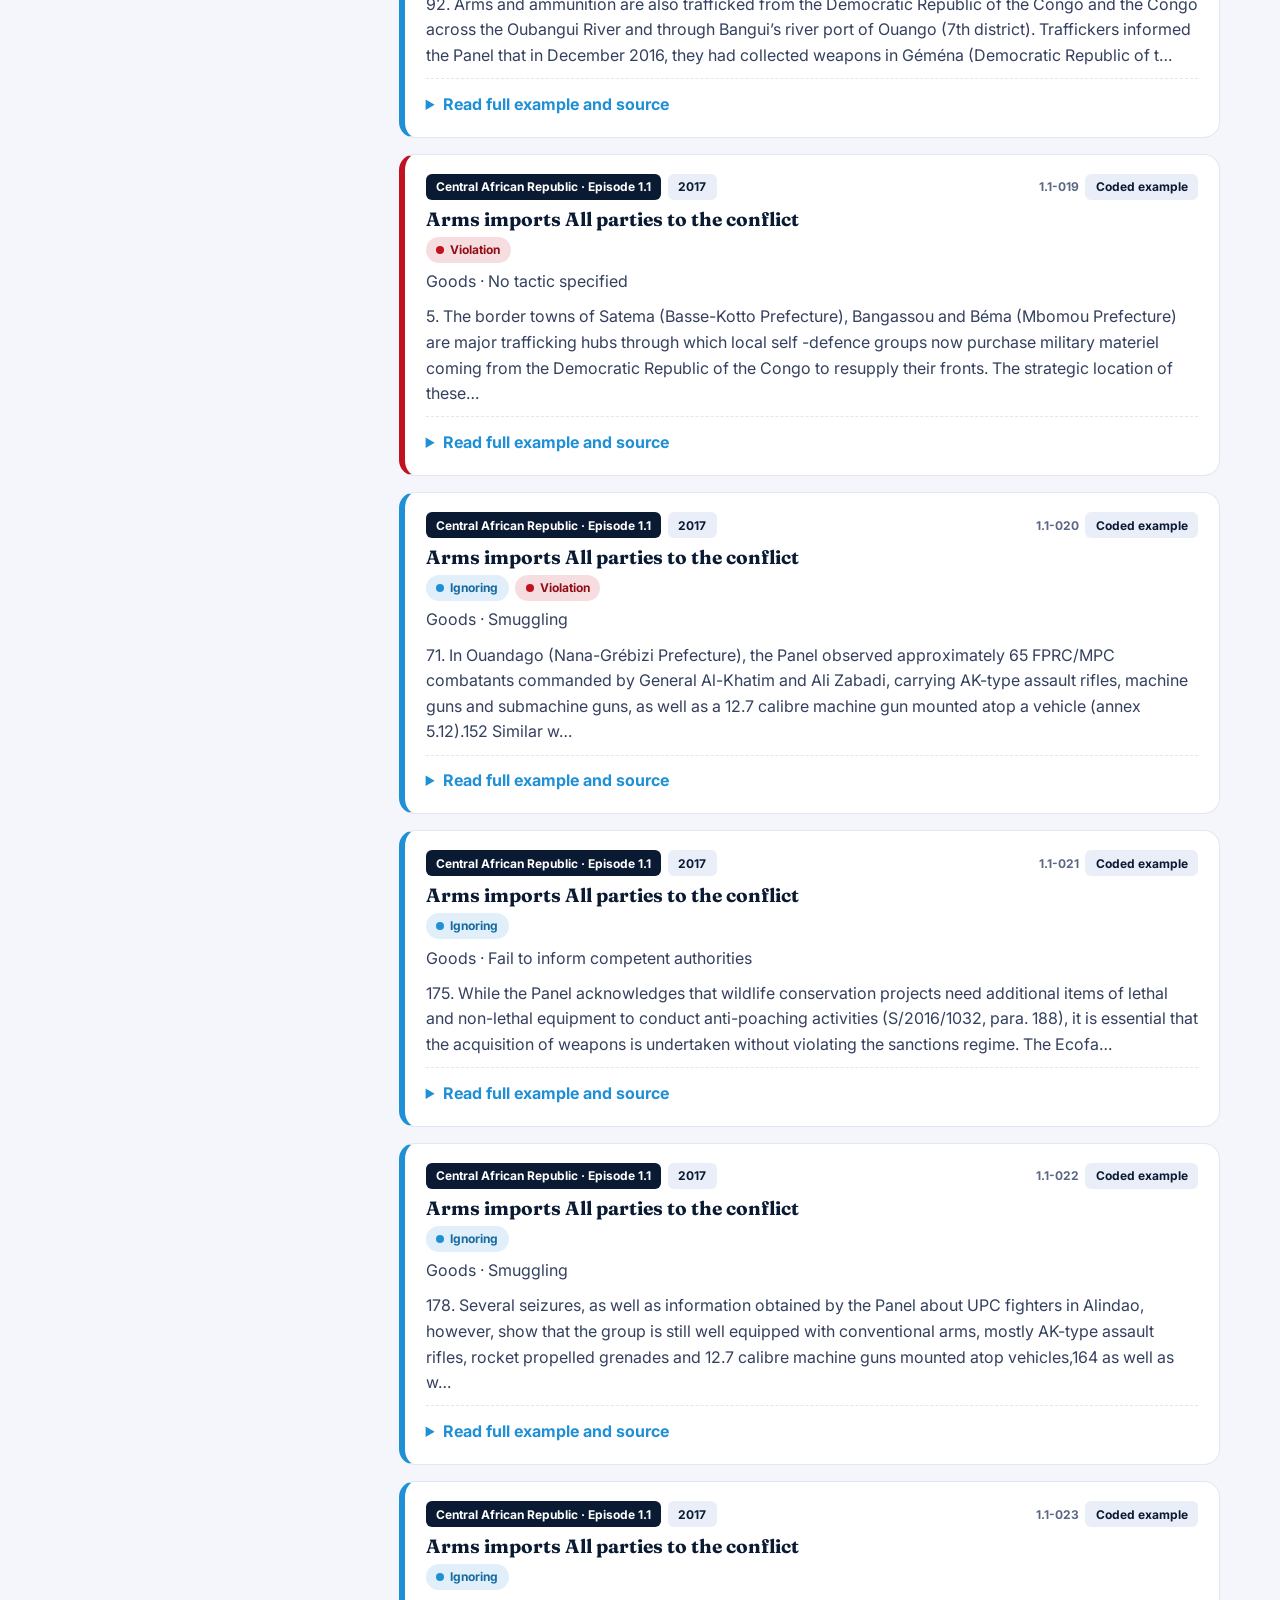
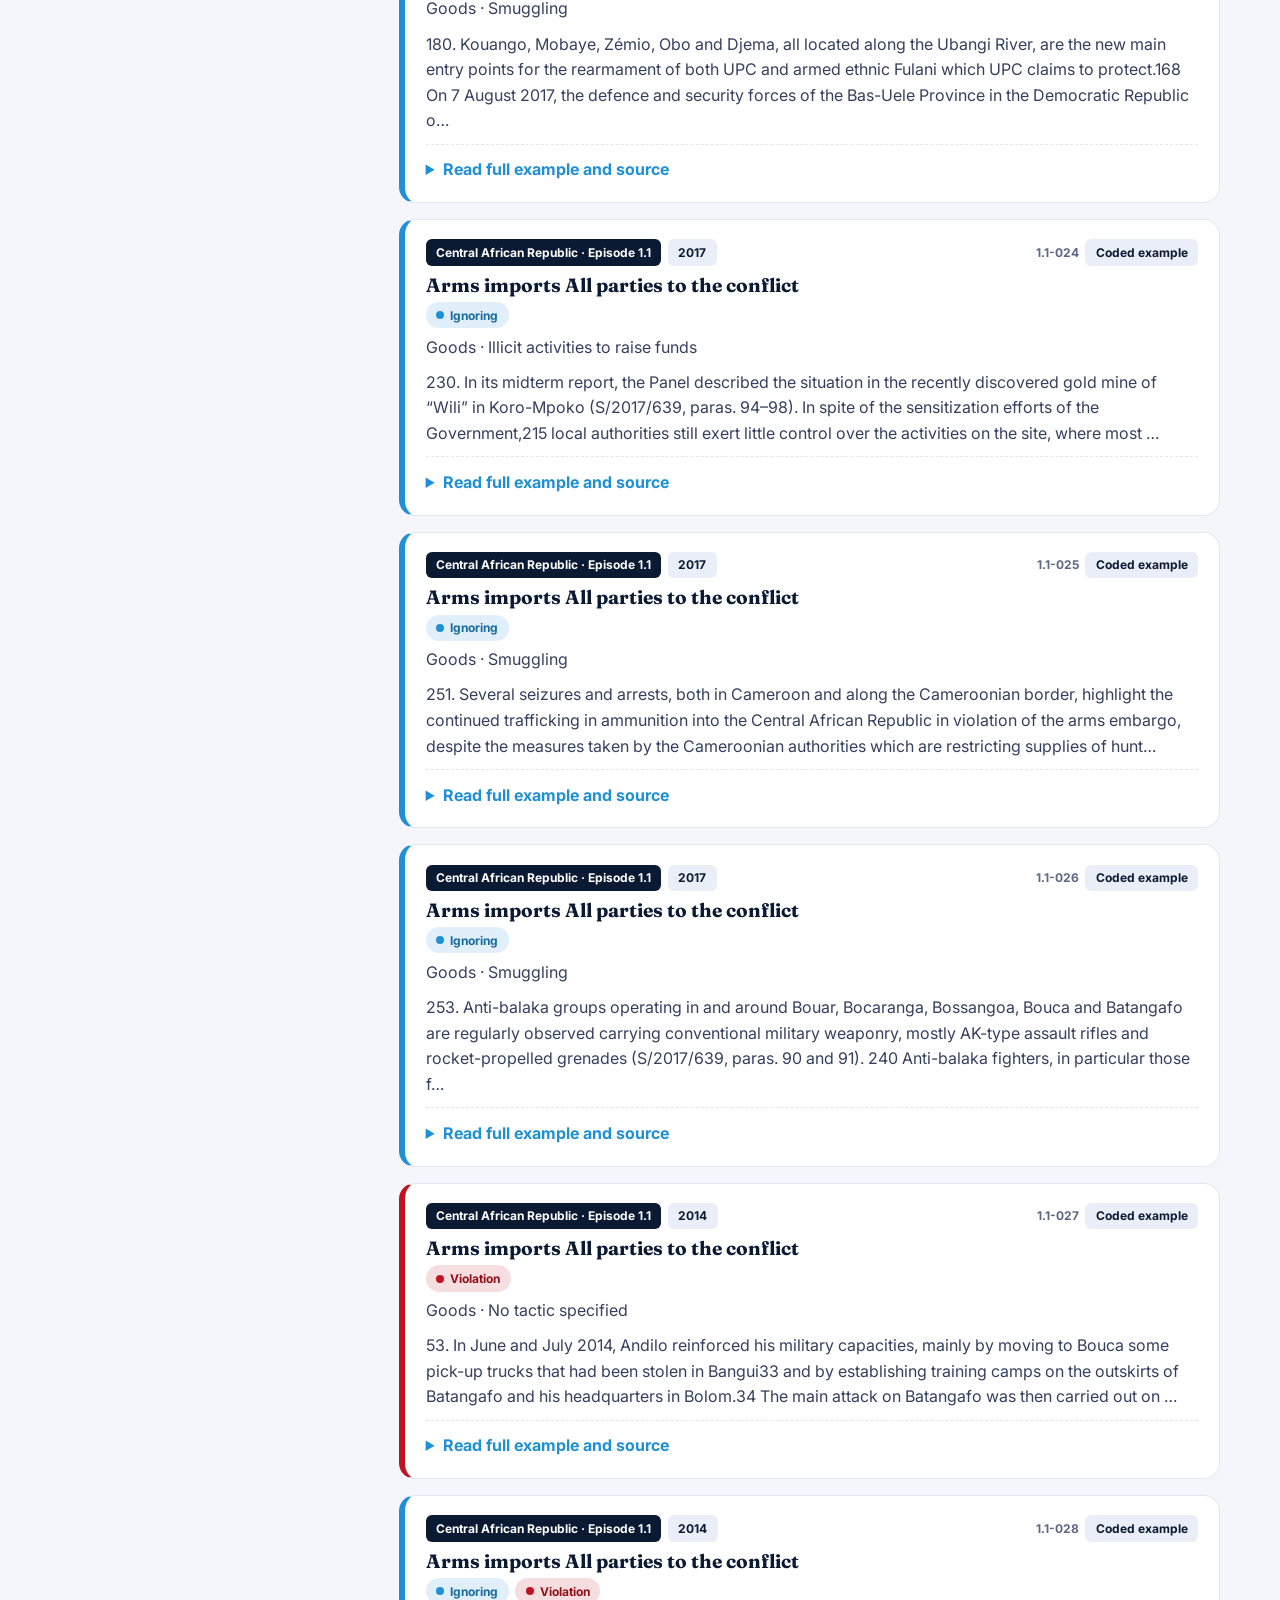
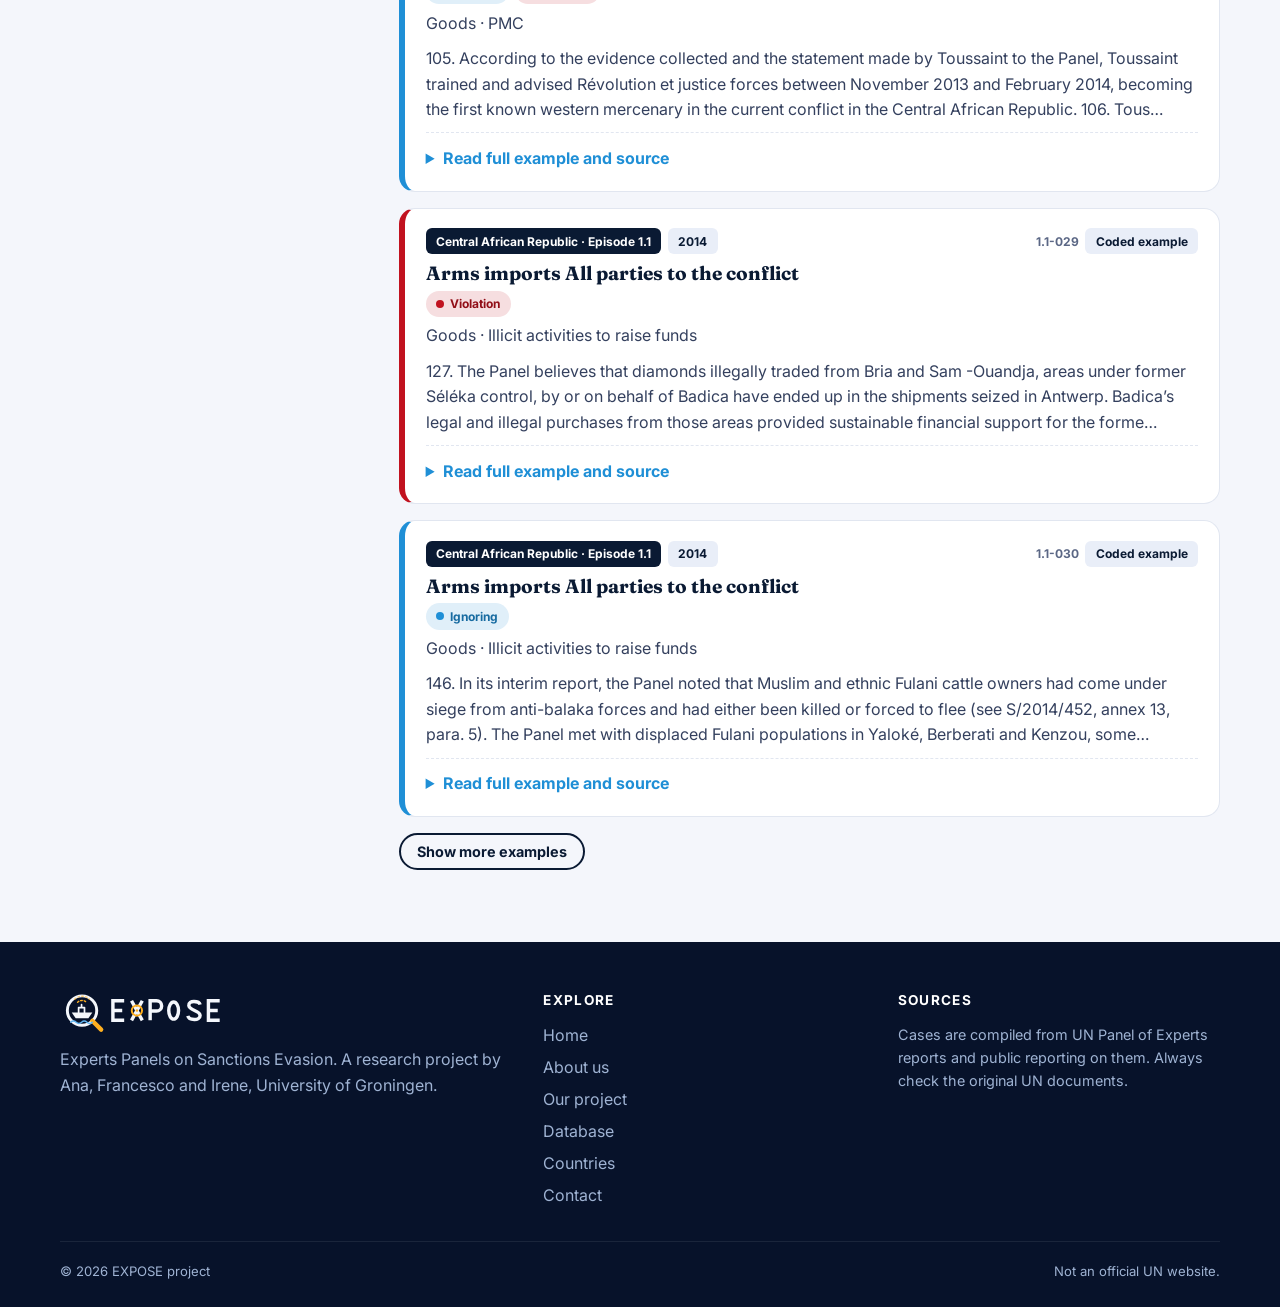
<file: database.html>
<!DOCTYPE html>
<html lang="en">
<head>
  <meta charset="utf-8">
  <meta name="viewport" content="width=device-width, initial-scale=1">
  <title>Database – EXPOSE</title>
  <meta name="description" content="Filter classified cases of UN sanctions evasion documented by the Panels of Experts.">
  <link rel="icon" href="assets/favicon.svg" type="image/svg+xml">
  <link rel="preconnect" href="https://fonts.googleapis.com">
  <link href="https://fonts.googleapis.com/css2?family=Fraunces:opsz,wght@9..144,600;9..144,700&family=Inter:wght@400;600;700;800&display=swap" rel="stylesheet">
  <link rel="stylesheet" href="css/style.css">
  <link rel="stylesheet" href="css/database-coded.css">
  <link rel="stylesheet" href="css/document-search.css">
</head>
<body data-page="database">
  <a class="skip" href="#main">Skip to content</a>
  <header class="site-header">
    <div class="container nav">
      <a class="brand" href="index.html" aria-label="EXPOSE home"><img src="assets/logo.svg" alt="EXPOSE"></a>
      <button class="menu-toggle" aria-expanded="false" aria-controls="menu">&#9776; Menu</button>
      <ul id="menu" class="menu">
        <li><a href="index.html">Home</a></li>
        <li><a href="about.html">About us</a></li>
        <li><a href="our-project.html">Our project</a></li>
        <li><a href="database.html" aria-current="page">Database</a></li>
        <li><a href="countries.html">Countries</a></li>
        <li class="cta"><a href="contact.html">Contact</a></li>
      <li><a href="document-search.html">Document Search</a></li></ul>
    </div>
  </header>

  <main id="main">
    <section class="page-hero">
      <div class="container">
        <div class="tagline">EXPOSE &middot; Experts Panels on Sanctions Evasion</div>
        <h1>The evasion database</h1>
        <p class="lead">Explore the coded evidence for 18 sanctions cases across 69 episodes. Filter by variable, strategy and tactic, and read the complete report excerpts.</p>
      </div>
    </section>

    <section style="padding-top:2.4rem">
      <div class="container">
        <p class="notice"><strong>18 cases · 69 episodes.</strong> Coded examples transcribed from the 69 supplied research documents. The Somalia case includes actors predating Al-Shabaab. Episode dates and coding follow those documents. Report dates may fall outside the assigned episode. Blank variables mean no example supplied, not proof of no evasion. Missing or unspecified strategies remain marked “Strategy not coded”. Additional source coding notes are preserved in the details. Episode 12.3 has blank metadata; its dates remain unspecified. References are extracted from the supplied text; the original reports have not been independently checked.</p>
        <div class="db-layout">
          <aside class="filters" aria-label="Filters">
            <h3>Search examples</h3><label for="q">Keyword</label><input id="q" type="text" placeholder="Search the full text and coding">
            <h3>Record type</h3><select id="status" aria-label="Record type"></select>
            <h3>Case</h3><select id="case" aria-label="Case"></select>
            <h3>Episode</h3><select id="episode" aria-label="Episode"></select>
            <h3>Goods / Money / Services / Other</h3><select id="group" aria-label="Variable group"></select>
            <h3>Variable</h3><select id="variable" aria-label="Variable"></select>
            <h3>Strategy</h3><select id="strategy" aria-label="Strategy"></select>
            <h3>Tactic</h3><select id="tactic" aria-label="Tactic"></select>
            <h3>Report year</h3><select id="year" aria-label="Report year"></select>
            <div class="row"><button id="clear" class="btn btn-outline btn-sm">Clear filters</button></div>
          </aside>
          <div>
            <p id="episode-info"></p>
            <div class="results-bar"><span id="count" class="count" aria-live="polite"></span>
              <span><label for="sort">Sort by</label><select id="sort"><option value="source">Episode and source order</option><option value="newest">Report year newest first</option><option value="oldest">Report year oldest first</option></select></span>
              <button id="csv" class="btn btn-dark btn-sm">Download filtered CSV</button>
            </div>
            <p>One card represents one source row. “No violations reported” statements are identified separately and are not counted as evasion examples. Identical excerpts assigned to several variables or episodes remain separate records.</p>
            <div id="cases" class="cases"></div>
            <button id="more" class="btn btn-outline btn-sm" style="margin-top:1rem">Show more examples</button>
          </div>
        </div>
      </div>
    </section>
  </main>

  <footer class="site-footer">
    <div class="container">
      <div class="foot">
        <div><img src="assets/logo.svg" alt="EXPOSE"><p>Experts Panels on Sanctions Evasion. A research project by Ana, Francesco and Irene, University of Groningen.</p></div>
        <div><h4>Explore</h4><ul><li><a href="index.html">Home</a></li><li><a href="about.html">About us</a></li><li><a href="our-project.html">Our project</a></li><li><a href="database.html">Database</a></li>
        <li><a href="countries.html">Countries</a></li><li><a href="contact.html">Contact</a></li></ul></div>
        <div><h4>Sources</h4><p style="font-size:.9rem">Cases are compiled from UN Panel of Experts reports and public reporting on them. Always check the original UN documents.</p></div>
      </div>
      <div class="legal"><span>&copy; <span data-year></span> EXPOSE project</span><span>Not an official UN website.</span></div>
    </div>
  </footer>

  <script src="data/coded-cases.js"></script>
  <script src="js/main.js"></script>
  <script src="js/database-coded.js"></script>
</body>
</html>
</file>
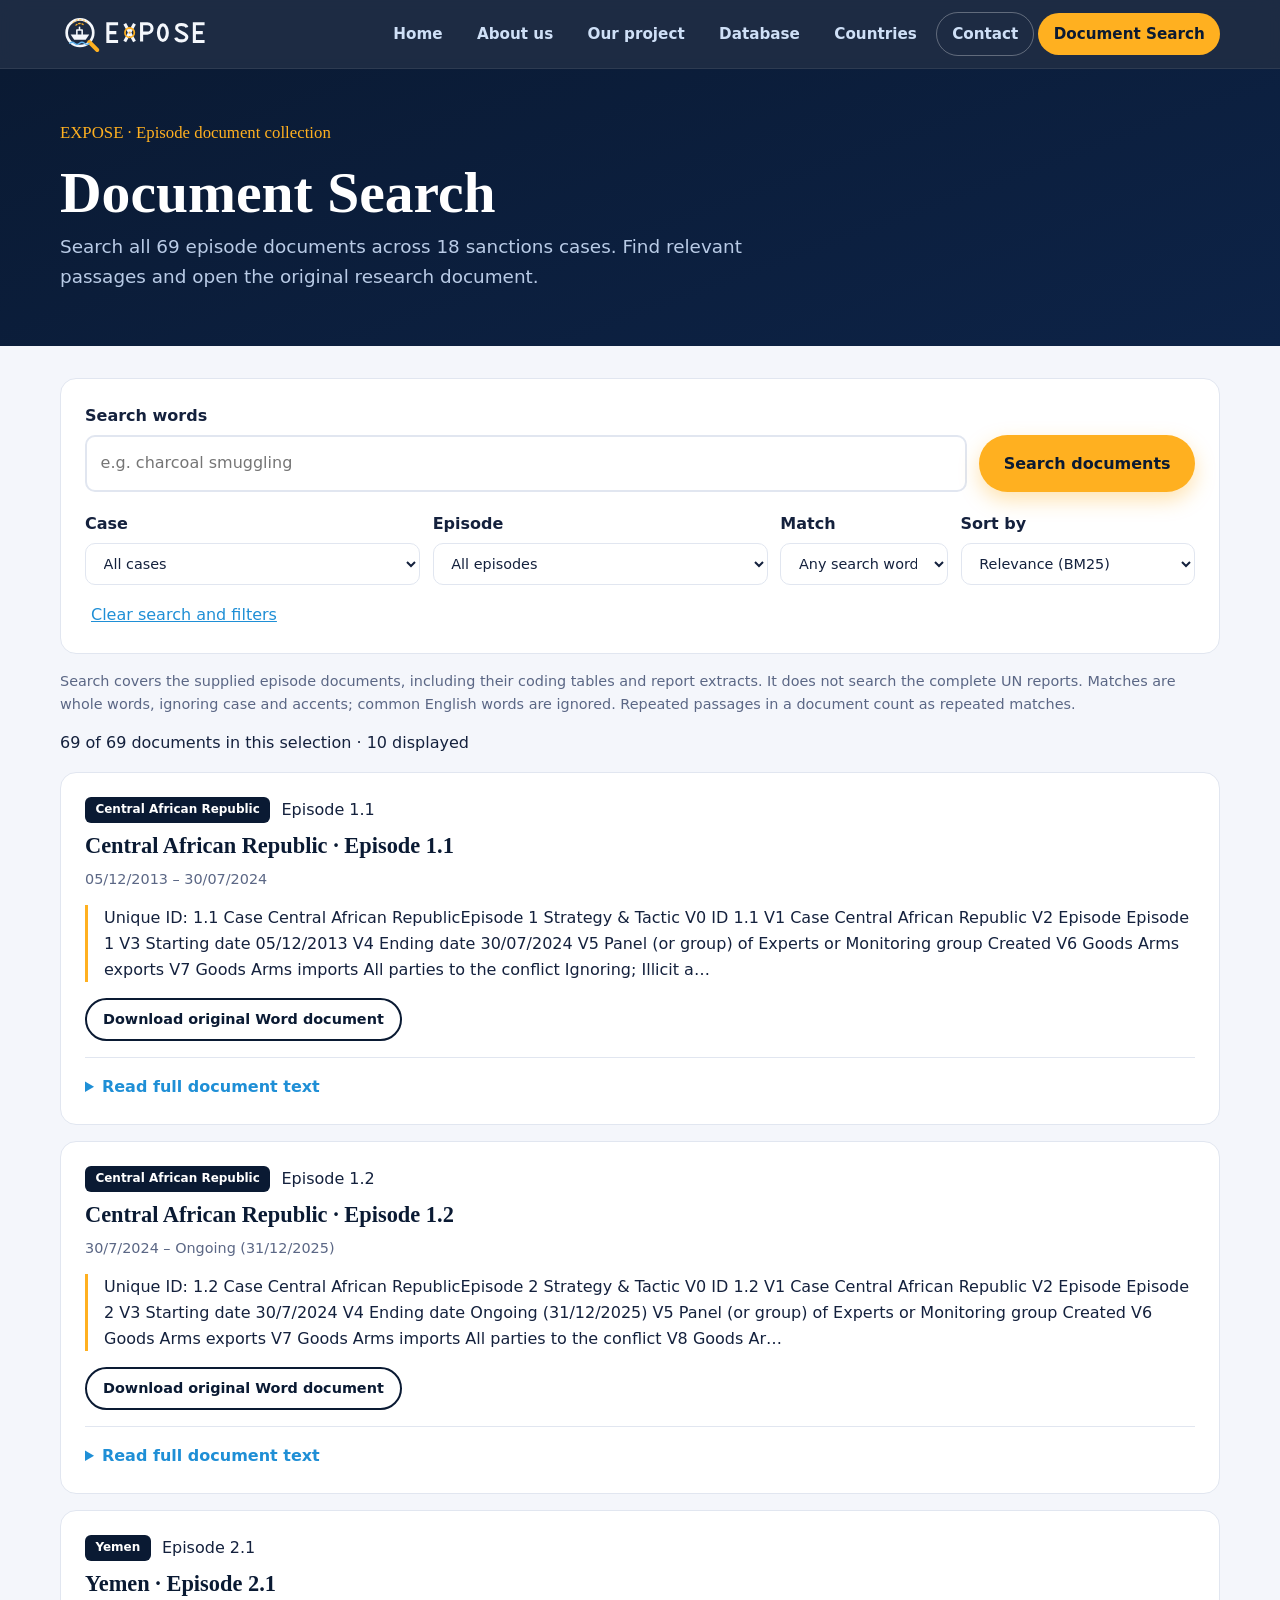
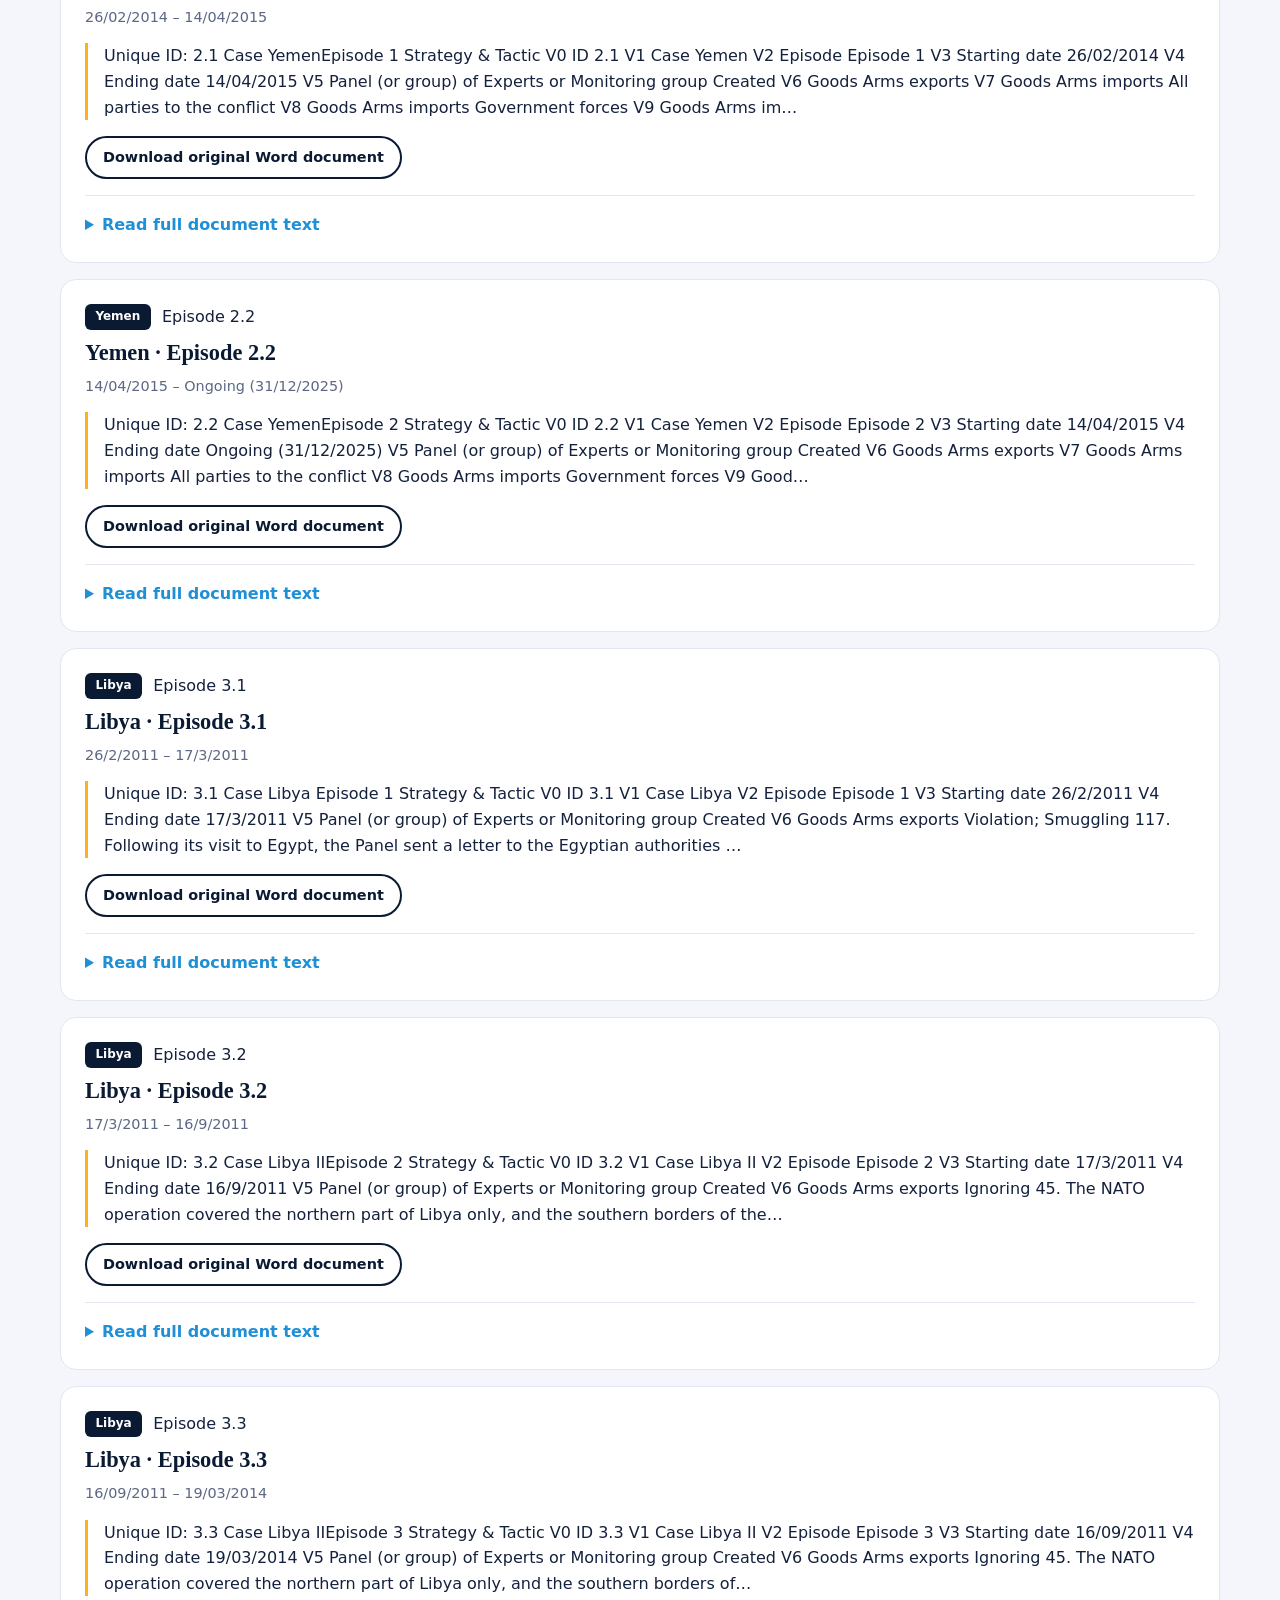
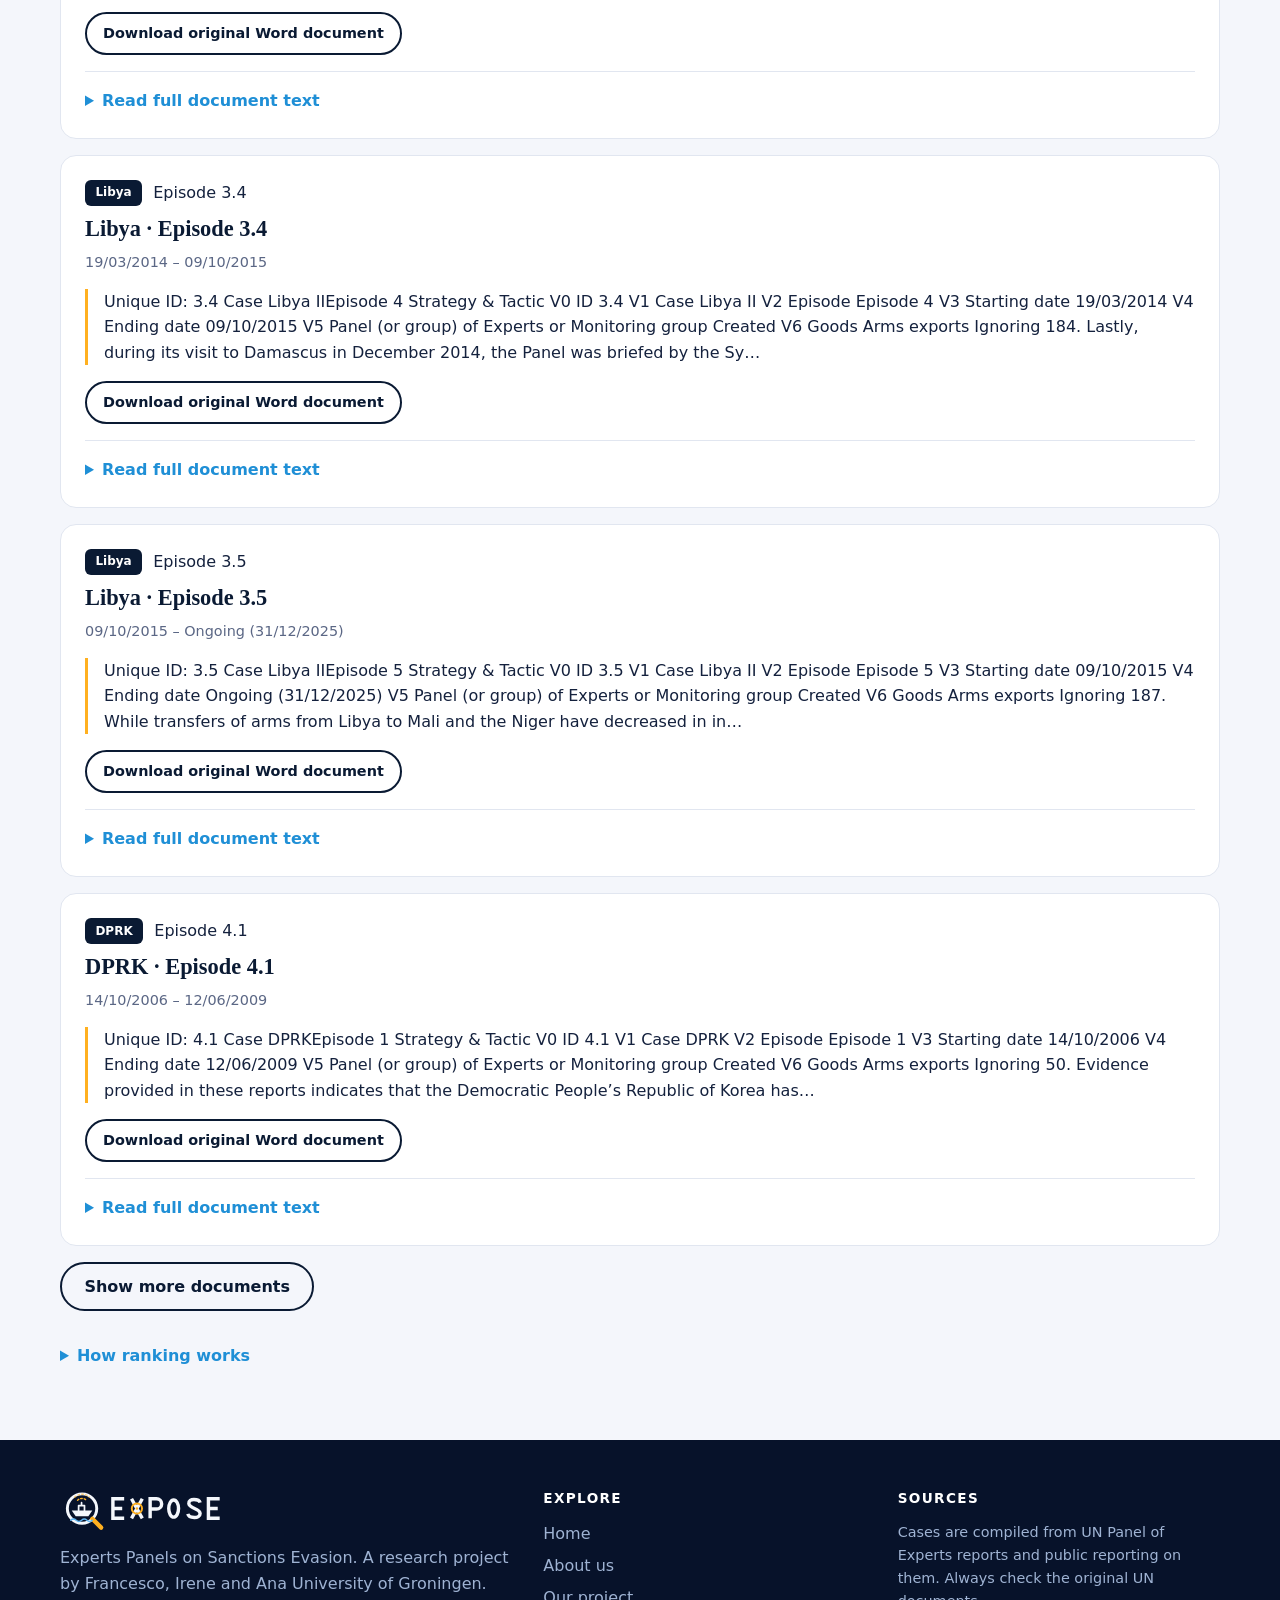
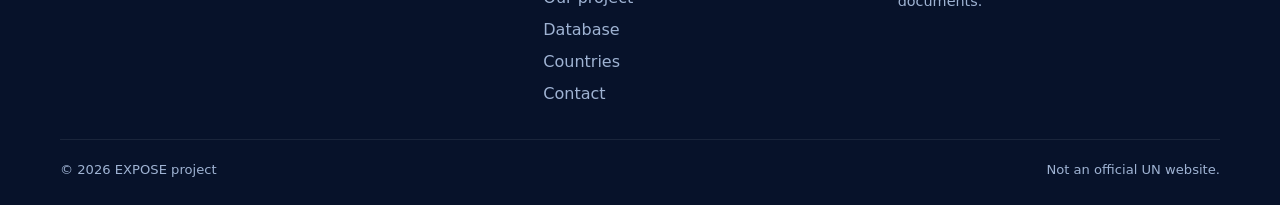
<file: document-search.html>
<!doctype html><html lang="en"><head><meta charset="utf-8"><meta name="viewport" content="width=device-width,initial-scale=1"><title>Document Search – EXPOSE</title><link rel="icon" href="assets/favicon.svg"><link rel="stylesheet" href="css/style.css"><link rel="stylesheet" href="css/document-search.css"></head><body><a class="skip" href="#main">Skip to content</a><header class="site-header">
    <div class="container nav">
      <a class="brand" href="index.html" aria-label="EXPOSE home"><img src="assets/logo.svg" alt="EXPOSE"></a>
      <button class="menu-toggle" aria-expanded="false" aria-controls="menu">&#9776; Menu</button>
      <ul id="menu" class="menu">
        <li><a href="index.html">Home</a></li>
        <li><a href="about.html">About us</a></li>
        <li><a href="our-project.html">Our project</a></li>
        <li><a href="database.html">Database</a></li>
        <li><a href="countries.html">Countries</a></li>
        <li class="cta"><a href="contact.html">Contact</a></li>
      <li><a href="document-search.html" aria-current="page">Document Search</a></li></ul>
    </div>
  </header>
<main id="main"><section class="page-hero"><div class="container"><div class="tagline">EXPOSE · Episode document collection</div><h1>Document Search</h1><p class="lead">Search all 69 episode documents across 18 sanctions cases. Find relevant passages and open the original research document.</p></div></section>
<section class="search-section"><div class="container"><form id="search-form" class="search-box"><label for="query">Search words</label><div class="query-row"><input id="query" type="search" placeholder="e.g. charcoal smuggling" autocomplete="off"><button class="btn btn-primary" type="submit">Search documents</button></div><div class="search-controls"><div><label for="search-case">Case</label><select id="search-case"><option value="">All cases</option></select></div><div><label for="search-episode">Episode</label><select id="search-episode"><option value="">All episodes</option></select></div><div><label for="search-mode">Match</label><select id="search-mode"><option value="any">Any search word</option><option value="all">All search words</option></select></div><div><label for="search-sort">Sort by</label><select id="search-sort"><option value="relevance">Relevance (BM25)</option><option value="matches">Most word matches</option></select></div></div><button id="search-clear" type="button" class="clear-search">Clear search and filters</button></form>
<p class="search-note">Search covers the supplied episode documents, including their coding tables and report extracts. It does not search the complete UN reports. Matches are whole words, ignoring case and accents; common English words are ignored. Repeated passages in a document count as repeated matches.</p><p id="search-count" role="status" aria-live="polite">Loading the document collection…</p><div id="search-results"></div><button id="search-more" type="button" class="btn btn-outline" hidden>Show more documents</button><noscript>Enable JavaScript to search this collection.</noscript>
<details class="search-help"><summary>How ranking works</summary><p>BM25 scores documents using word frequency, how rare each word is across the collection, and document length. A high score means a better keyword match, not greater factual reliability. “Most word matches” sorts by the total occurrences of your search words. All 69 documents contribute to ranking statistics, even when filters are applied.</p><p>Search is lexical: it does not infer synonyms or translate terms. Quotes and punctuation are treated as separators, not phrase-search commands. Dates are episode dates as supplied, not report publication dates. “Ongoing” follows the documents’ 31/12/2025 reference date.</p></details></div></section></main><footer class="site-footer">
    <div class="container">
      <div class="foot">
        <div>
          <img src="assets/logo.svg" alt="EXPOSE">
          <p>Experts Panels on Sanctions Evasion. A research project by Francesco, Irene and Ana University of Groningen.</p>
        </div>
        <div><h4>Explore</h4><ul><li><a href="index.html">Home</a></li><li><a href="about.html">About us</a></li><li><a href="our-project.html">Our project</a></li><li><a href="database.html">Database</a></li>
        <li><a href="countries.html">Countries</a></li><li><a href="contact.html">Contact</a></li></ul></div>
        <div><h4>Sources</h4><p style="font-size:.9rem">Cases are compiled from UN Panel of Experts reports and public reporting on them. Always check the original UN documents.</p></div>
      </div>
      <div class="legal"><span>&copy; <span data-year></span> EXPOSE project</span><span>Not an official UN website.</span></div>
    </div>
  </footer>
<script src="js/main.js"></script><script src="js/bm25.js"></script><script src="data/episode-search.js"></script><script src="js/document-search.js"></script></body></html>
</file>
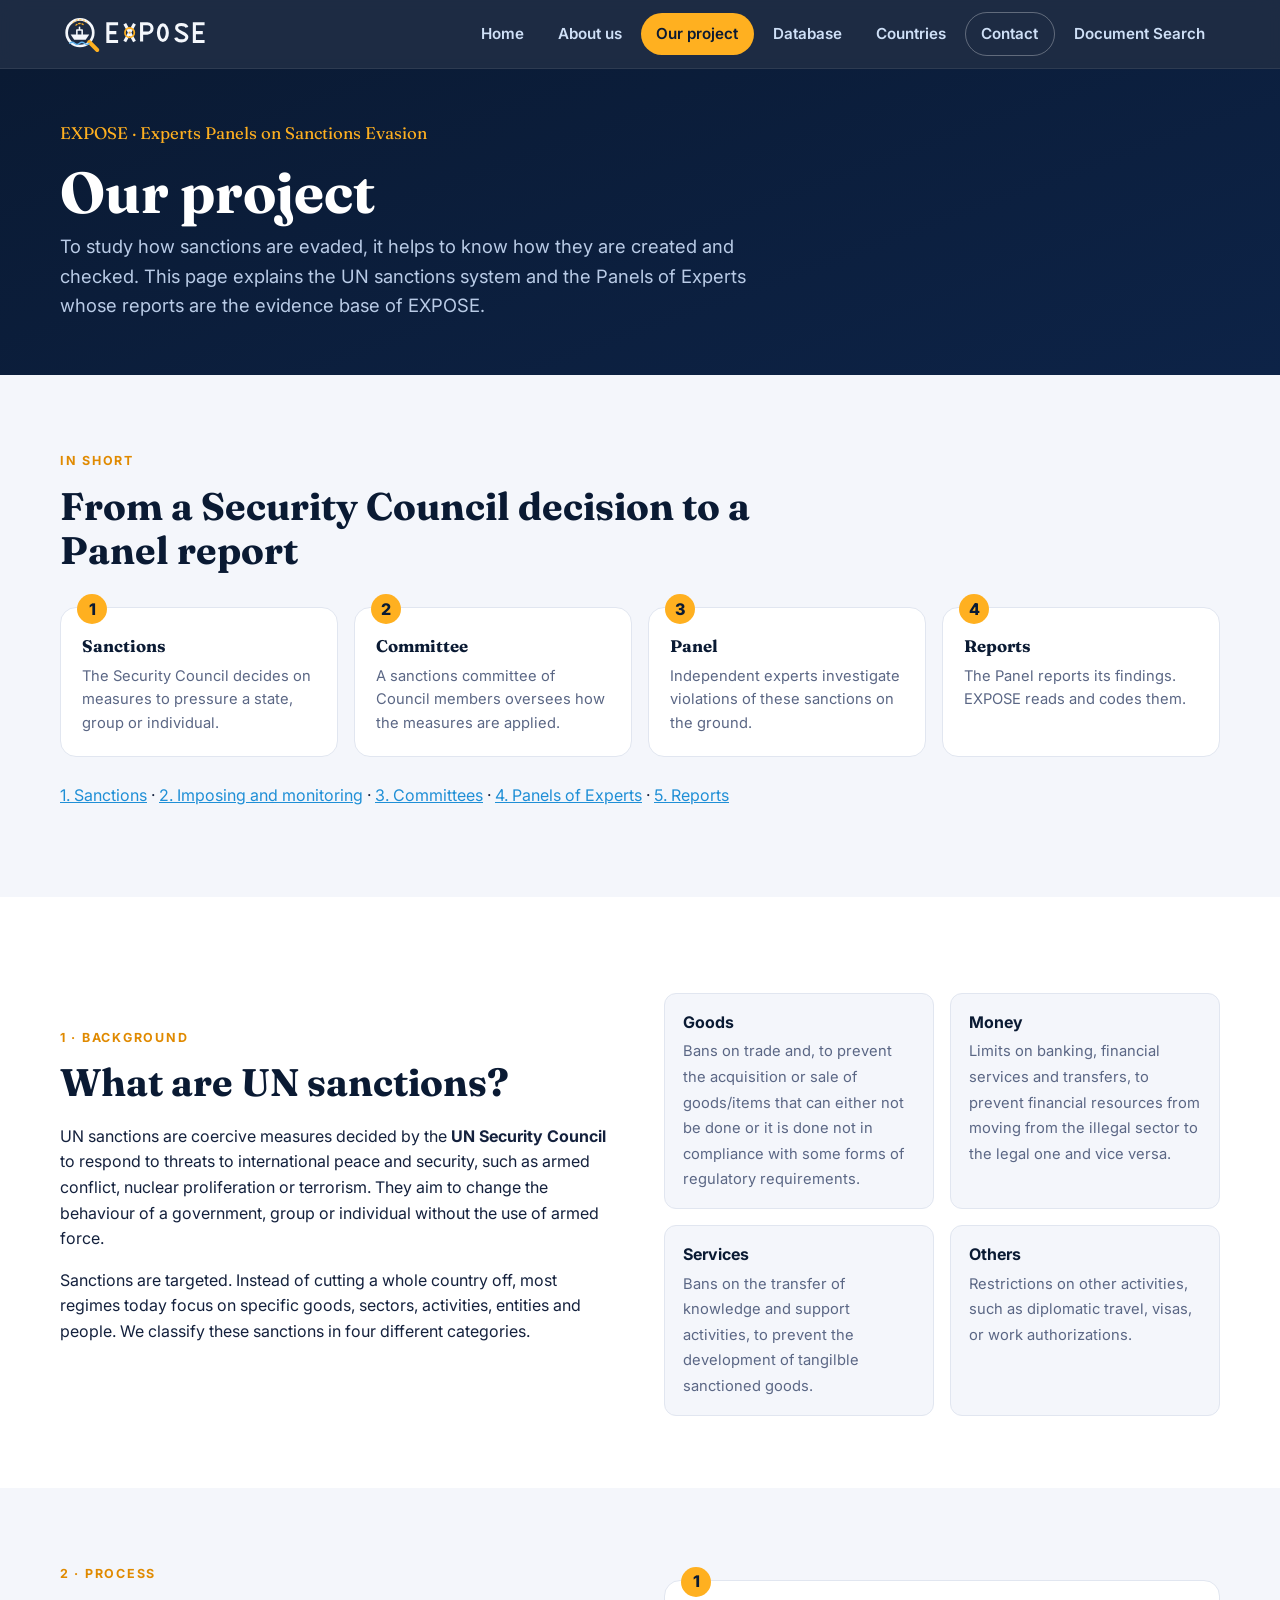
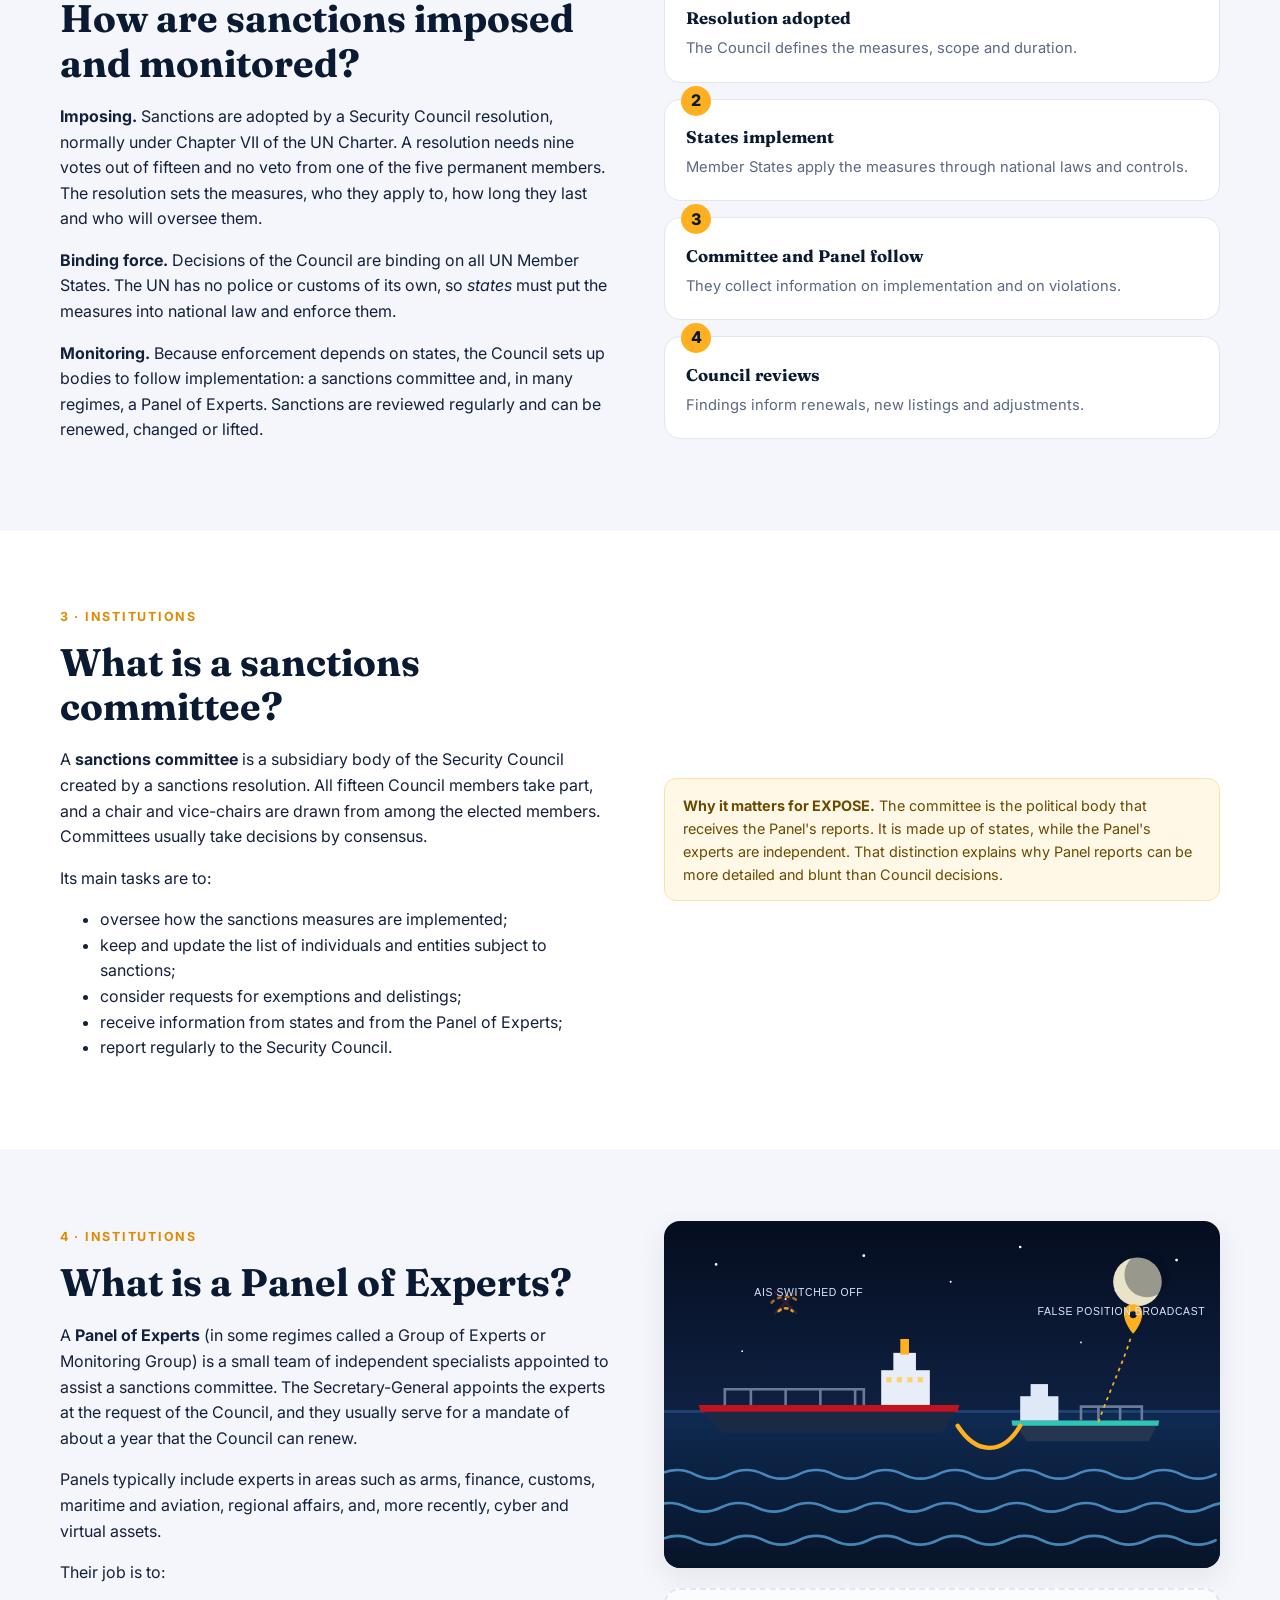
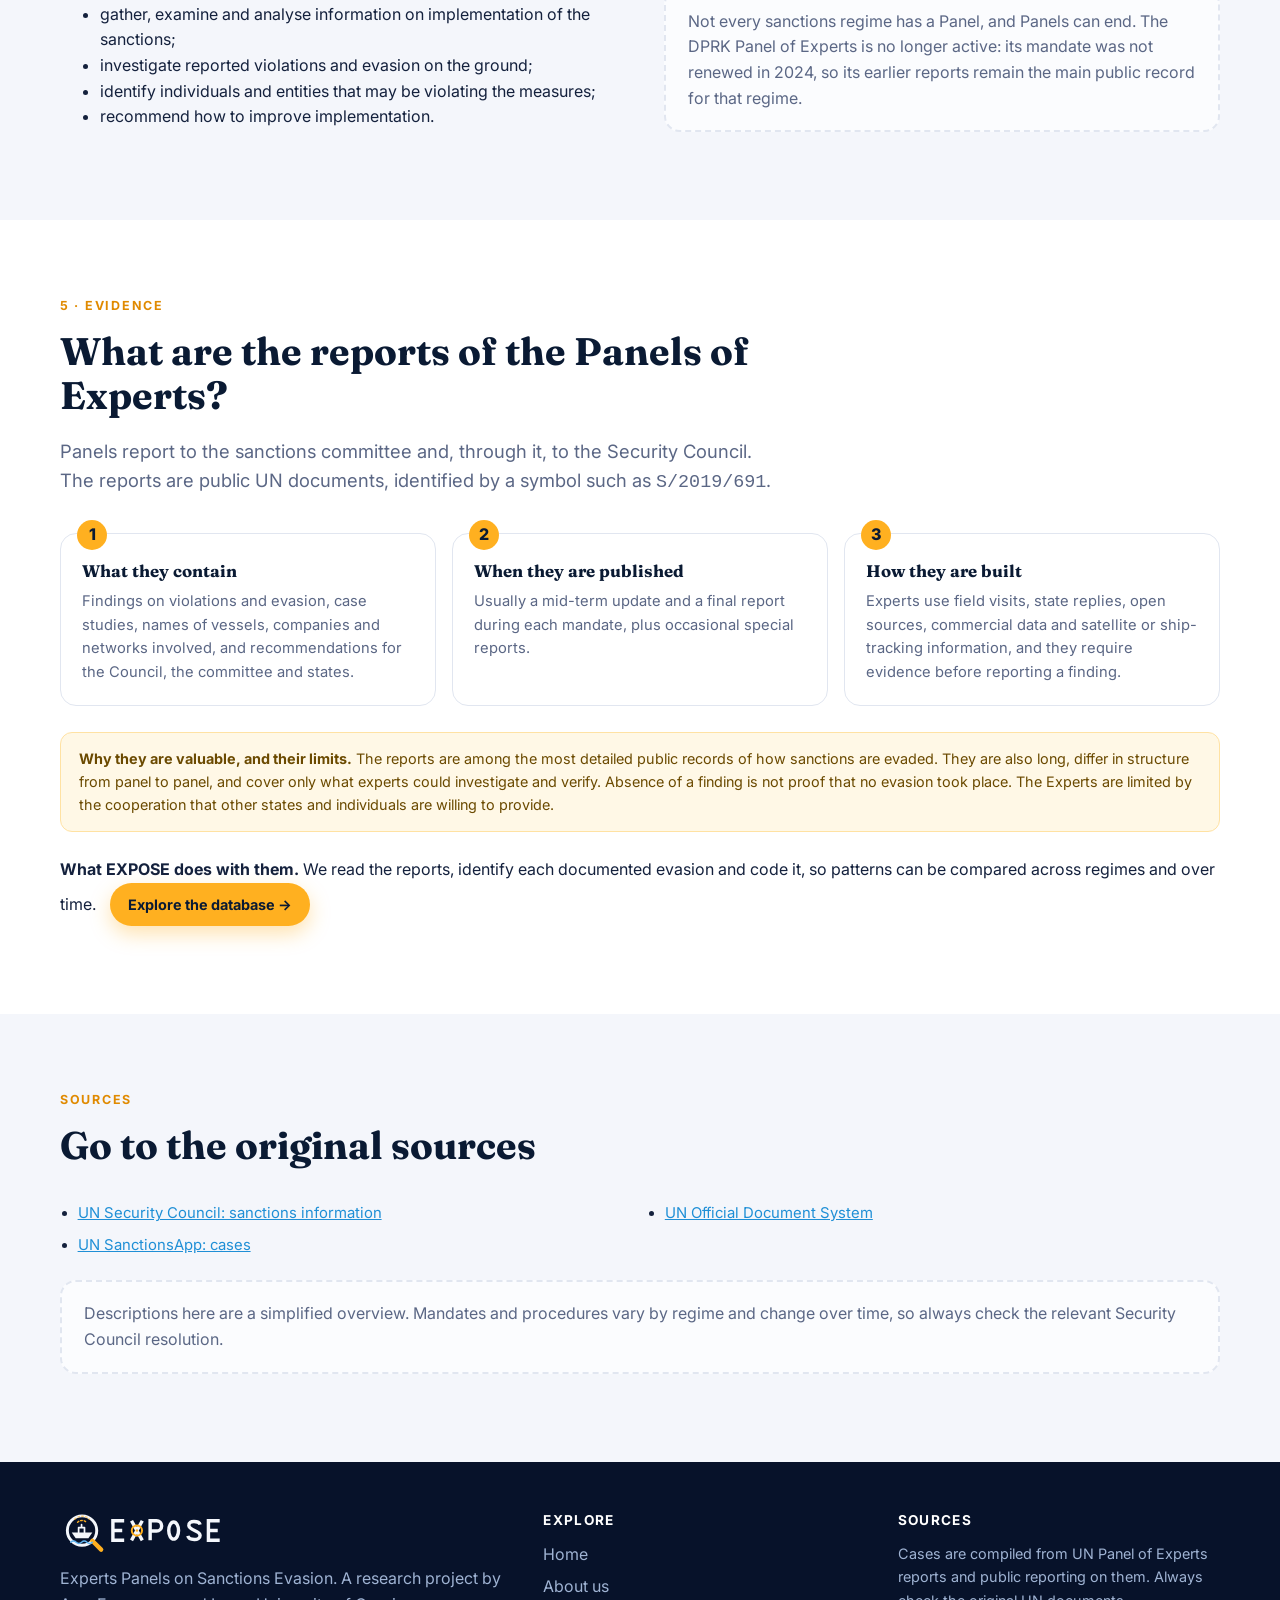
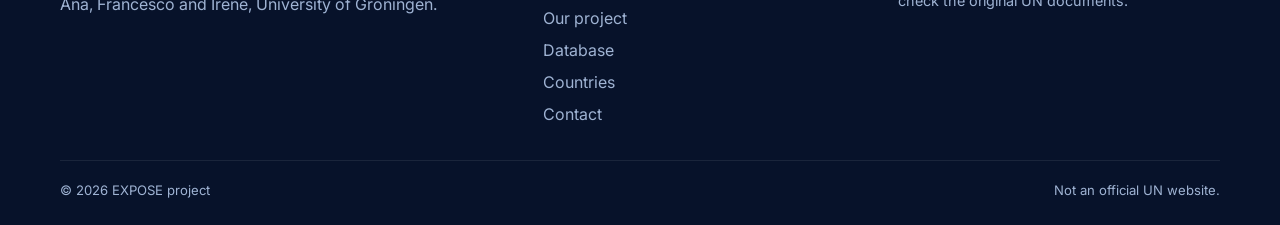
<file: our-project.html>
<!DOCTYPE html>
<html lang="en">
<head>
  <meta charset="utf-8">
  <meta name="viewport" content="width=device-width, initial-scale=1">
  <title>Our project – EXPOSE</title>
  <meta name="description" content="What UN sanctions are, how they are imposed and monitored, and what Panels of Experts and their reports are. The background to the EXPOSE project.">
  <link rel="icon" href="assets/favicon.svg" type="image/svg+xml">
  <link rel="preconnect" href="https://fonts.googleapis.com">
  <link href="https://fonts.googleapis.com/css2?family=Fraunces:opsz,wght@9..144,600;9..144,700&family=Inter:wght@400;600;700;800&display=swap" rel="stylesheet">
  <link rel="stylesheet" href="css/style.css">
  <link rel="stylesheet" href="css/document-search.css">
</head>
<body data-page="project">
  <a class="skip" href="#main">Skip to content</a>
  <header class="site-header">
    <div class="container nav">
      <a class="brand" href="index.html" aria-label="EXPOSE home"><img src="assets/logo.svg" alt="EXPOSE"></a>
      <button class="menu-toggle" aria-expanded="false" aria-controls="menu">&#9776; Menu</button>
      <ul id="menu" class="menu">
        <li><a href="index.html">Home</a></li>
        <li><a href="about.html">About us</a></li>
        <li><a href="our-project.html" aria-current="page">Our project</a></li>
        <li><a href="database.html">Database</a></li>
        <li><a href="countries.html">Countries</a></li>
        <li class="cta"><a href="contact.html">Contact</a></li>
      <li><a href="document-search.html">Document Search</a></li></ul>
    </div>
  </header>

  <main id="main">
    <section class="page-hero">
      <div class="container">
        <div class="tagline">EXPOSE &middot; Experts Panels on Sanctions Evasion</div>
        <h1>Our project</h1>
        <p class="lead">To study how sanctions are evaded, it helps to know how they are created and checked. This page explains the UN sanctions system and the Panels of Experts whose reports are the evidence base of EXPOSE.</p>
      </div>
    </section>

    <section>
      <div class="container">
        <div class="section-head reveal">
          <span class="eyebrow">In short</span>
          <h2>From a Security Council decision to a Panel report</h2>
        </div>
        <div class="steps">
          <div class="step reveal"><h3>Sanctions</h3><p>The Security Council decides on measures to pressure a state, group or individual.</p></div>
          <div class="step reveal"><h3>Committee</h3><p>A sanctions committee of Council members oversees how the measures are applied.</p></div>
          <div class="step reveal"><h3>Panel</h3><p>Independent experts investigate violations of these sanctions on the ground.</p></div>
          <div class="step reveal"><h3>Reports</h3><p>The Panel reports its findings. EXPOSE reads and codes them.</p></div>
        </div>
        <p style="margin-top:1.6rem"><a href="#sanctions">1. Sanctions</a> &middot; <a href="#imposed">2. Imposing and monitoring</a> &middot; <a href="#committee">3. Committees</a> &middot; <a href="#panels">4. Panels of Experts</a> &middot; <a href="#reports">5. Reports</a></p>
      </div>
    </section>

    <section class="section-alt" id="sanctions">
      <div class="container split">
        <div class="reveal">
          <span class="eyebrow">1 &middot; Background</span>
          <h2>What are UN sanctions?</h2>
          <p>UN sanctions are coercive measures decided by the <strong>UN Security Council</strong> to respond to threats to international peace and security, such as armed conflict, nuclear proliferation or terrorism. They aim to change the behaviour of a government, group or individual without the use of armed force.</p>
          <p>Sanctions are targeted. Instead of cutting a whole country off, most regimes today focus on specific goods, sectors, activities, entities and people. We classify these sanctions in four different categories.</p>
        </div>
        <div class="reveal">
          <div class="pillars" style="grid-template-columns:1fr 1fr">
            <div class="pillar"><b>Goods</b><span>Bans on trade and, to prevent the acquisition or sale of goods/items that can either not be done or it is done not in compliance with some forms of regulatory requirements.</span></div>
            <div class="pillar"><b>Money </b><span>Limits on banking, financial services and transfers, to prevent financial resources from moving from the illegal sector to the legal one and vice versa.</span></div>
            <div class="pillar"><b>Services</b><span>Bans on the transfer of knowledge and support activities, to prevent the development of tangilble sanctioned goods.</span></div>
            <div class="pillar"><b>Others</b><span>Restrictions on other activities, such as diplomatic travel, visas, or work authorizations.</span></div>
          </div>
        </div>
      </div>
    </section>

    <section id="imposed">
      <div class="container split">
        <div class="reveal">
          <span class="eyebrow">2 &middot; Process</span>
          <h2>How are sanctions imposed and monitored?</h2>
          <p><strong>Imposing.</strong> Sanctions are adopted by a Security Council resolution, normally under Chapter VII of the UN Charter. A resolution needs nine votes out of fifteen and no veto from one of the five permanent members. The resolution sets the measures, who they apply to, how long they last and who will oversee them.</p>
          <p><strong>Binding force.</strong> Decisions of the Council are binding on all UN Member States. The UN has no police or customs of its own, so <em>states</em> must put the measures into national law and enforce them.</p>
          <p><strong>Monitoring.</strong> Because enforcement depends on states, the Council sets up bodies to follow implementation: a sanctions committee and, in many regimes, a Panel of Experts. Sanctions are reviewed regularly and can be renewed, changed or lifted.</p>
        </div>
        <div class="reveal">
          <div class="steps" style="grid-template-columns:1fr">
            <div class="step"><h3>Resolution adopted</h3><p>The Council defines the measures, scope and duration.</p></div>
            <div class="step"><h3>States implement</h3><p>Member States apply the measures through national laws and controls.</p></div>
            <div class="step"><h3>Committee and Panel follow</h3><p>They collect information on implementation and on violations.</p></div>
            <div class="step"><h3>Council reviews</h3><p>Findings inform renewals, new listings and adjustments.</p></div>
          </div>
        </div>
      </div>
    </section>

    <section class="section-alt" id="committee">
      <div class="container split">
        <div class="reveal">
          <span class="eyebrow">3 &middot; Institutions</span>
          <h2>What is a sanctions committee?</h2>
          <p>A <strong>sanctions committee</strong> is a subsidiary body of the Security Council created by a sanctions resolution. All fifteen Council members take part, and a chair and vice-chairs are drawn from among the elected members. Committees usually take decisions by consensus.</p>
          <p>Its main tasks are to:</p>
          <ul>
            <li>oversee how the sanctions measures are implemented;</li>
            <li>keep and update the list of individuals and entities subject to sanctions;</li>
            <li>consider requests for exemptions and delistings;</li>
            <li>receive information from states and from the Panel of Experts;</li>
            <li>report regularly to the Security Council.</li>
          </ul>
        </div>
        <div class="reveal">
          <p class="notice" style="margin:0"><strong>Why it matters for EXPOSE.</strong> The committee is the political body that receives the Panel's reports. It is made up of states, while the Panel's experts are independent. That distinction explains why Panel reports can be more detailed and blunt than Council decisions.</p>
        </div>
      </div>
    </section>

    <section id="panels">
      <div class="container split">
        <div class="reveal">
          <span class="eyebrow">4 &middot; Institutions</span>
          <h2>What is a Panel of Experts?</h2>
          <p>A <strong>Panel of Experts</strong> (in some regimes called a Group of Experts or Monitoring Group) is a small team of independent specialists appointed to assist a sanctions committee. The Secretary-General appoints the experts at the request of the Council, and they usually serve for a mandate of about a year that the Council can renew.</p>
          <p>Panels typically include experts in areas such as arms, finance, customs, maritime and aviation, regional affairs, and, more recently, cyber and virtual assets.</p>
          <p>Their job is to:</p>
          <ul>
            <li>gather, examine and analyse information on implementation of the sanctions;</li>
            <li>investigate reported violations and evasion on the ground;</li>
            <li>identify individuals and entities that may be violating the measures;</li>
            <li>recommend how to improve implementation.</li>
          </ul>
        </div>
        <div class="reveal">
          <img class="rounded" src="assets/img/tanker-sts.svg" alt="Illustration of a ship-to-ship transfer at night, the kind of evasion method Panels investigate" loading="lazy">
          <p class="placeholder-note" style="margin-top:1.2rem">Not every sanctions regime has a Panel, and Panels can end. The DPRK Panel of Experts is no longer active: its mandate was not renewed in 2024, so its earlier reports remain the main public record for that regime.</p>
        </div>
      </div>
    </section>

    <section class="section-alt" id="reports">
      <div class="container">
        <div class="section-head reveal">
          <span class="eyebrow">5 &middot; Evidence</span>
          <h2>What are the reports of the Panels of Experts?</h2>
          <p class="lead">Panels report to the sanctions committee and, through it, to the Security Council. The reports are public UN documents, identified by a symbol such as <code>S/2019/691</code>.</p>
        </div>
        <div class="steps" style="grid-template-columns:repeat(3,1fr)">
          <div class="step reveal"><h3>What they contain</h3><p>Findings on violations and evasion, case studies, names of vessels, companies and networks involved, and recommendations for the Council, the committee and states.</p></div>
          <div class="step reveal"><h3>When they are published</h3><p>Usually a mid-term update and a final report during each mandate, plus occasional special reports.</p></div>
          <div class="step reveal"><h3>How they are built</h3><p>Experts use field visits, state replies, open sources, commercial data and satellite or ship-tracking information, and they require evidence before reporting a finding.</p></div>
        </div>
        <div class="notice" style="margin-top:1.6rem"><strong>Why they are valuable, and their limits.</strong> The reports are among the most detailed public records of how sanctions are evaded. They are also long, differ in structure from panel to panel, and cover only what experts could investigate and verify. Absence of a finding is not proof that no evasion took place. The Experts are limited by the cooperation that other states and individuals are willing to provide.</div>
        <p style="margin-top:1.6rem"><strong>What EXPOSE does with them.</strong> We read the reports, identify each documented evasion and code it, so patterns can be compared across regimes and over time. <a class="btn btn-primary btn-sm" href="database.html" style="margin-left:.6rem">Explore the database &rarr;</a></p>
      </div>
    </section>

    <section>
      <div class="container">
        <div class="section-head reveal">
          <span class="eyebrow">Sources</span>
          <h2>Go to the original sources</h2>
        </div>
        <ul class="sources">
          <li><a href="https://main.un.org/securitycouncil/en/sanctions/information" target="_blank" rel="noopener">UN Security Council: sanctions information</a></li>
          <li><a href="https://unsanctionsapp.com/cases" target="_blank" rel="noopener">UN SanctionsApp: cases</a></li>
          <li><a href="https://docs.un.org" target="_blank" rel="noopener">UN Official Document System</a></li>
        </ul>
        <p class="placeholder-note" style="margin-top:1.4rem">Descriptions here are a simplified overview. Mandates and procedures vary by regime and change over time, so always check the relevant Security Council resolution.</p>
      </div>
    </section>
  </main>

  <footer class="site-footer">
    <div class="container">
      <div class="foot">
        <div><img src="assets/logo.svg" alt="EXPOSE"><p>Experts Panels on Sanctions Evasion. A research project by Ana, Francesco and Irene, University of Groningen.</p></div>
        <div><h4>Explore</h4><ul><li><a href="index.html">Home</a></li><li><a href="about.html">About us</a></li><li><a href="our-project.html">Our project</a></li><li><a href="database.html">Database</a></li>
        <li><a href="countries.html">Countries</a></li><li><a href="contact.html">Contact</a></li></ul></div>
        <div><h4>Sources</h4><p style="font-size:.9rem">Cases are compiled from UN Panel of Experts reports and public reporting on them. Always check the original UN documents.</p></div>
      </div>
      <div class="legal"><span>&copy; <span data-year></span> EXPOSE project</span><span>Not an official UN website.</span></div>
    </div>
  </footer>

  <script src="js/main.js"></script>
</body>
</html>
</file>
<file: css/style.css>
/* EXPOSE – Experts Panels on Sanctions Evasion */
:root{
  --navy:#0a1a33; --navy-2:#102a52; --navy-3:#17386b;
  --ink:#14213d; --muted:#5b6785; --bg:#f4f6fb; --card:#fff; --line:#e1e6f0;
  --amber:#ffb020; --amber-d:#e08a00; --teal:#2ec4b6; --blue:#1f8fd6;
  --radius:16px; --shadow:0 10px 30px rgba(10,26,51,.08);
  --serif:"Fraunces",Georgia,"Times New Roman",serif;
  --sans:"Inter",system-ui,-apple-system,"Segoe UI",Roboto,Arial,sans-serif;
}
*{box-sizing:border-box}
html{scroll-behavior:smooth}
body{margin:0;font-family:var(--sans);color:var(--ink);background:var(--bg);line-height:1.6;-webkit-font-smoothing:antialiased}
img{max-width:100%;display:block}
a{color:var(--blue)}
h1,h2,h3{font-family:var(--serif);line-height:1.15;margin:0 0 .5em;color:var(--navy)}
h1{font-size:clamp(2.2rem,5vw,3.6rem)} h2{font-size:clamp(1.7rem,3vw,2.4rem)} h3{font-size:1.25rem}
p{margin:0 0 1em}
.container{width:min(1160px,92vw);margin-inline:auto}
.skip{position:absolute;left:-999px;top:0;background:var(--amber);color:#000;padding:.6rem 1rem;z-index:100}
.skip:focus{left:8px;top:8px}
.eyebrow{display:inline-block;font-size:.78rem;font-weight:700;letter-spacing:.14em;text-transform:uppercase;color:var(--amber-d);margin-bottom:.8rem}
.lead{font-size:1.15rem;color:var(--muted);max-width:62ch}

/* header / menu */
.site-header{position:sticky;top:0;z-index:50;background:rgba(10,26,51,.92);backdrop-filter:blur(10px);border-bottom:1px solid rgba(255,255,255,.08)}
.nav{display:flex;align-items:center;justify-content:space-between;height:68px}
.brand img{height:40px;width:auto}
.menu{display:flex;gap:.25rem;list-style:none;margin:0;padding:0;align-items:center}
.menu a{display:block;padding:.55rem .95rem;border-radius:999px;color:#cfe0f7;text-decoration:none;font-weight:600;font-size:.95rem;transition:.2s}
.menu a:hover{background:rgba(255,255,255,.08);color:#fff}
.menu a[aria-current="page"]{color:#0a1a33;background:var(--amber)}
.menu .cta a{border:1px solid rgba(255,255,255,.3)}
.menu-toggle{display:none;background:none;border:1px solid rgba(255,255,255,.3);color:#fff;border-radius:10px;padding:.45rem .7rem;font-size:1rem;cursor:pointer}
@media(max-width:860px){
  .menu-toggle{display:block}
  .menu{position:absolute;left:0;right:0;top:68px;background:var(--navy);flex-direction:column;align-items:stretch;padding:.8rem 4vw 1.2rem;display:none;border-bottom:1px solid rgba(255,255,255,.1)}
  .menu.open{display:flex}
}

/* buttons */
.btn{display:inline-flex;align-items:center;gap:.5rem;padding:.8rem 1.4rem;border-radius:999px;font-weight:700;text-decoration:none;border:2px solid transparent;cursor:pointer;font-size:1rem;font-family:inherit;transition:transform .15s,box-shadow .15s,background .2s}
.btn:hover{transform:translateY(-2px)}
.btn-primary{background:var(--amber);color:#0a1a33;box-shadow:0 8px 20px rgba(255,176,32,.35)}
.btn-ghost{border-color:rgba(255,255,255,.4);color:#fff}
.btn-ghost:hover{background:rgba(255,255,255,.1)}
.btn-dark{background:var(--navy);color:#fff}
.btn-outline{border-color:var(--navy);color:var(--navy);background:transparent}
.btn-sm{padding:.5rem 1rem;font-size:.9rem}

/* hero */
.hero{background:radial-gradient(1200px 600px at 80% 0%,#1d4a8a 0%,transparent 60%),linear-gradient(160deg,var(--navy) 0%,#07122a 100%);color:#e9f0fb;padding:4.5rem 0 5.5rem;overflow:hidden}
.hero .grid{display:grid;grid-template-columns:1.05fr .95fr;gap:2.5rem;align-items:center}
.hero h1{color:#fff;font-size:clamp(1.9rem,3.6vw,2.8rem)}
.hero .logo-big{width:min(460px,100%);margin-bottom:1.2rem}
.expansion{display:flex;flex-wrap:wrap;gap:.35rem .7rem;font-family:var(--serif);font-size:clamp(1.15rem,2vw,1.5rem);margin:0 0 1.2rem;color:#cfe0f7}
.expansion b{color:var(--amber)}
.hero .lead{color:#b9cbe6}
.hero .actions{display:flex;flex-wrap:wrap;gap:.8rem;margin-top:1.6rem}
.hero-art img{width:100%;filter:drop-shadow(0 20px 40px rgba(0,0,0,.35))}
@media(max-width:900px){.hero .grid{grid-template-columns:1fr}}
.page-hero{background:linear-gradient(160deg,var(--navy),#0d2347);color:#cfe0f7;padding:3.2rem 0 3.4rem}
.page-hero h1{color:#fff;margin-bottom:.4rem}
.page-hero .tagline{font-family:var(--serif);color:var(--amber);font-size:1.05rem;margin-bottom:.8rem}
.page-hero .lead{color:#b9cbe6;margin:0}

/* sections */
section{padding:4.5rem 0}
.section-alt{background:#fff}
.section-head{max-width:720px;margin-bottom:2.2rem}
.split{display:grid;grid-template-columns:1fr 1fr;gap:3rem;align-items:center}
@media(max-width:860px){.split{grid-template-columns:1fr}}
.rounded{border-radius:var(--radius);box-shadow:var(--shadow)}

/* stats */
.stats{background:var(--navy-2);color:#fff;padding:0}
.stats .row{display:grid;grid-template-columns:repeat(4,1fr)}
.stat{padding:1.8rem 1rem;text-align:center;border-right:1px solid rgba(255,255,255,.08)}
.stat:last-child{border-right:0}
.stat .num{font-family:var(--serif);font-size:2.6rem;font-weight:700;color:var(--amber);line-height:1}
.stat .lab{font-size:.85rem;color:#a9bddb;letter-spacing:.06em;text-transform:uppercase;margin-top:.4rem}
@media(max-width:700px){.stats .row{grid-template-columns:repeat(2,1fr)}.stat{border-bottom:1px solid rgba(255,255,255,.08)}}

/* pillars */
.pillars{display:grid;grid-template-columns:repeat(3,1fr);gap:1rem;margin-top:1.5rem}
.pillar{background:var(--bg);border-radius:12px;padding:1rem 1.1rem;border:1px solid var(--line)}
.pillar b{display:block;color:var(--navy);margin-bottom:.2rem}
.pillar span{font-size:.92rem;color:var(--muted)}
@media(max-width:700px){.pillars{grid-template-columns:1fr}}

/* stepper */
.stepper{display:grid;grid-template-columns:1fr 1fr;gap:2.5rem;align-items:center}
@media(max-width:900px){.stepper{grid-template-columns:1fr}}
.tabs{display:flex;gap:.5rem;flex-wrap:wrap;margin-bottom:1.2rem}
.tab{border:1px solid var(--line);background:#fff;border-radius:999px;padding:.5rem 1rem;font-weight:600;cursor:pointer;font-family:inherit;color:var(--muted);transition:.2s}
.tab[aria-selected="true"]{background:var(--navy);color:#fff;border-color:var(--navy)}
.tabpanel{background:var(--bg);border:1px solid var(--line);border-radius:var(--radius);padding:1.4rem 1.5rem;min-height:170px}
.tabpanel h3{margin-bottom:.4rem}
.progress{height:6px;border-radius:99px;background:var(--line);margin-top:1.2rem;overflow:hidden}
.progress i{display:block;height:100%;background:var(--amber);width:25%;transition:width .35s}

/* category cards */
.cat-grid{display:grid;grid-template-columns:repeat(auto-fill,minmax(250px,1fr));gap:1.1rem}
.cat-card{display:block;text-decoration:none;color:inherit;background:#fff;border:1px solid var(--line);border-radius:var(--radius);padding:1.3rem 1.3rem 1.2rem;border-top:5px solid var(--c);transition:transform .2s,box-shadow .2s;position:relative}
.cat-card:hover{transform:translateY(-4px);box-shadow:var(--shadow)}
.cat-card h3{margin-bottom:.35rem}
.cat-card p{font-size:.93rem;color:var(--muted);margin-bottom:.8rem}
.cat-card .count{font-weight:700;font-size:.85rem;color:var(--c)}
.cat-card .arrow{position:absolute;right:1.1rem;bottom:1rem;transition:transform .2s}
.cat-card:hover .arrow{transform:translateX(4px)}

/* spotlight */
.spotlight{background:var(--navy);color:#dbe8fb;border-radius:24px;padding:2.4rem;display:grid;grid-template-columns:1.2fr .8fr;gap:2rem;align-items:center}
.spotlight h2,.spotlight h3{color:#fff}
.spotlight .meta{display:flex;gap:.5rem;flex-wrap:wrap;margin-bottom:.8rem}
.spotlight img{border-radius:14px}
@media(max-width:860px){.spotlight{grid-template-columns:1fr}}

/* tags */
.tag{display:inline-flex;align-items:center;gap:.4rem;font-size:.75rem;font-weight:700;padding:.22rem .65rem;border-radius:999px;background:color-mix(in srgb,var(--c,#999) 14%,white);color:color-mix(in srgb,var(--c,#555) 75%,black);white-space:nowrap}
.tag::before{content:"";width:8px;height:8px;border-radius:50%;background:var(--c,#999)}
.badge{font-size:.75rem;font-weight:700;padding:.22rem .65rem;border-radius:6px;background:var(--navy);color:#fff}
.badge.light{background:rgba(255,255,255,.14);color:#fff}
.badge.year{background:#e9eef8;color:var(--navy)}

/* team */
.team{display:grid;grid-template-columns:repeat(3,1fr);gap:1.2rem}
@media(max-width:860px){.team{grid-template-columns:1fr}}
.person{background:#fff;border:1px solid var(--line);border-radius:var(--radius);padding:1.6rem;text-align:center;transition:.2s}
.person:hover{box-shadow:var(--shadow);transform:translateY(-3px)}
.avatar{object-fit:cover;width:96px;height:96px;border-radius:50%;margin:0 auto 1rem;display:grid;place-items:center;font-family:var(--serif);font-size:2.2rem;font-weight:700;color:#fff;background:linear-gradient(135deg,var(--navy-3),var(--blue));border:4px solid #fff;box-shadow:0 0 0 2px var(--amber)}
.person h3{margin-bottom:.1rem}
.person .role{color:var(--amber-d);font-weight:700;font-size:.85rem;letter-spacing:.04em;margin-bottom:.7rem}
.person p{color:var(--muted);font-size:.95rem}
.placeholder-note{border:2px dashed var(--line);border-radius:var(--radius);padding:1.2rem 1.4rem;color:var(--muted);background:#fbfcfe}
.uni{display:flex;align-items:center;gap:.9rem;background:#fff;border:1px solid var(--line);border-radius:var(--radius);padding:1rem 1.2rem;margin-top:1.4rem}
.uni .dot{width:42px;height:42px;border-radius:12px;background:var(--navy);display:grid;place-items:center;color:var(--amber);font-weight:800;font-family:var(--serif)}

/* database */
.db-layout{display:grid;grid-template-columns:310px 1fr;gap:1.8rem;align-items:start}
@media(max-width:940px){.db-layout{grid-template-columns:1fr}}
.filters{background:#fff;border:1px solid var(--line);border-radius:var(--radius);padding:1.3rem;position:sticky;top:86px}
@media(max-width:940px){.filters{position:static}}
.filters h3{font-size:1.05rem;margin:1.1rem 0 .6rem;font-family:var(--sans);font-weight:700}
.filters h3:first-child{margin-top:0}
.field label,.label{display:block;font-weight:600;font-size:.85rem;margin-bottom:.3rem;color:var(--muted)}
input[type=text],input[type=email],select,textarea{width:100%;padding:.7rem .85rem;border:1.5px solid var(--line);border-radius:10px;font:inherit;background:#fff;color:var(--ink)}
input:focus,select:focus,textarea:focus{outline:3px solid rgba(31,143,214,.25);border-color:var(--blue)}
.chips{display:flex;flex-direction:column;gap:.45rem}
.chip{display:flex;align-items:center;gap:.6rem;padding:.55rem .7rem;border:1.5px solid var(--line);border-radius:10px;cursor:pointer;background:#fff;transition:.15s;font-size:.92rem;user-select:none}
.chip:hover{border-color:var(--c)}
.chip input{position:absolute;opacity:0;pointer-events:none}
.chip .sw{width:14px;height:14px;border-radius:4px;background:var(--c);flex:none}
.chip .n{margin-left:auto;font-size:.75rem;color:var(--muted);background:var(--bg);border-radius:99px;padding:.05rem .5rem}
.chip:has(input:checked){background:color-mix(in srgb,var(--c) 12%,white);border-color:var(--c);font-weight:700}
.chip:has(input:focus-visible){outline:3px solid rgba(31,143,214,.35)}
.seg{display:flex;border:1.5px solid var(--line);border-radius:10px;overflow:hidden}
.seg button{flex:1;border:0;background:#fff;padding:.5rem;font:inherit;font-weight:600;cursor:pointer;color:var(--muted)}
.seg button[aria-pressed="true"]{background:var(--navy);color:#fff}
.filters .row{display:flex;gap:.5rem;margin-top:1.2rem}
.results-bar{display:flex;flex-wrap:wrap;gap:.8rem;align-items:center;justify-content:space-between;margin-bottom:1rem}
.results-bar .count{font-weight:700;color:var(--navy)}
.active-filters{display:flex;flex-wrap:wrap;gap:.4rem;margin-bottom:1rem}
.pill-x{border:0;font:inherit;font-size:.8rem;font-weight:600;background:var(--navy);color:#fff;border-radius:99px;padding:.25rem .7rem;cursor:pointer}
.pill-x::after{content:" \00d7";opacity:.7}
.minichart{background:#fff;border:1px solid var(--line);border-radius:var(--radius);padding:1rem 1.2rem;margin-bottom:1.2rem}
.minichart h4{margin:0 0 .6rem;font-size:.85rem;color:var(--muted);text-transform:uppercase;letter-spacing:.08em}
.bar-row{display:grid;grid-template-columns:150px 1fr 28px;align-items:center;gap:.6rem;font-size:.82rem;margin:.28rem 0}
.bar-row .track{height:10px;background:var(--bg);border-radius:99px;overflow:hidden}
.bar-row .fill{height:100%;border-radius:99px;background:var(--c);transition:width .4s}
@media(max-width:560px){.bar-row{grid-template-columns:110px 1fr 24px}}
.cases{display:grid;gap:1rem}
.case{background:#fff;border:1px solid var(--line);border-left:6px solid var(--c);border-radius:var(--radius);padding:1.2rem 1.3rem;animation:in .35s both}
@keyframes in{from{opacity:0;transform:translateY(8px)}to{opacity:1;transform:none}}
.case .top{display:flex;flex-wrap:wrap;gap:.4rem;align-items:center;margin-bottom:.5rem}
.case .id{font-size:.75rem;color:var(--muted);font-weight:700;margin-left:auto}
.case h3{margin:.1rem 0 .4rem;font-size:1.2rem}
.case p{color:#34405e;margin-bottom:.6rem}
.case .tags{display:flex;flex-wrap:wrap;gap:.4rem;margin-bottom:.4rem}
.case .more{display:none;border-top:1px dashed var(--line);margin-top:.8rem;padding-top:.8rem;font-size:.93rem}
.case.open .more{display:block}
.case .more dt{font-weight:700;color:var(--navy);font-size:.78rem;letter-spacing:.06em;text-transform:uppercase;margin-top:.6rem}
.case .more dd{margin:0}
.toggle{background:none;border:0;color:var(--blue);font:inherit;font-weight:700;cursor:pointer;padding:0}
.empty{text-align:center;background:#fff;border:2px dashed var(--line);border-radius:var(--radius);padding:3rem 1rem;color:var(--muted)}
.notice{background:#fff8e6;border:1px solid #ffe2a3;border-radius:12px;padding:.9rem 1.1rem;font-size:.9rem;color:#6b4a00;margin-bottom:1.2rem}

/* accordion */
.acc{display:grid;gap:.7rem}
.acc details{background:#fff;border:1px solid var(--line);border-radius:14px;border-left:6px solid var(--c);padding:0}
.acc summary{list-style:none;cursor:pointer;padding:1rem 1.2rem;font-weight:700;display:flex;align-items:center;gap:.8rem;color:var(--navy)}
.acc summary::-webkit-details-marker{display:none}
.acc summary::after{content:"+";margin-left:auto;font-size:1.4rem;color:var(--muted);transition:.2s}
.acc details[open] summary::after{content:"\2212"}
.acc .body{padding:0 1.2rem 1.2rem;color:#34405e}
.acc .body ul{margin:.3rem 0 .8rem;padding-left:1.1rem}

/* timeline / steps */
.steps{counter-reset:s;display:grid;grid-template-columns:repeat(4,1fr);gap:1rem}
@media(max-width:900px){.steps{grid-template-columns:1fr 1fr}}
@media(max-width:560px){.steps{grid-template-columns:1fr}}
.step{background:#fff;border:1px solid var(--line);border-radius:var(--radius);padding:1.3rem;position:relative}
.step::before{counter-increment:s;content:counter(s);position:absolute;top:-14px;left:16px;background:var(--amber);color:var(--navy);width:30px;height:30px;border-radius:50%;display:grid;place-items:center;font-weight:800}
.step h3{margin-top:.5rem;font-size:1.05rem}
.step p{font-size:.92rem;color:var(--muted);margin:0}
.regimes{display:grid;grid-template-columns:repeat(auto-fit,minmax(220px,1fr));gap:1rem}
.regime{background:#fff;border:1px solid var(--line);border-radius:var(--radius);padding:1.2rem}
.regime h3{margin-bottom:.2rem}
.regime small{color:var(--muted)}
.sources{columns:2;column-gap:2rem;padding-left:1.1rem}
@media(max-width:700px){.sources{columns:1}}
.sources li{margin-bottom:.5rem;break-inside:avoid;font-size:.93rem}

/* contact */
.form-card{background:#fff;border:1px solid var(--line);border-radius:24px;padding:2rem;box-shadow:var(--shadow)}
.form-grid{display:grid;grid-template-columns:1fr 1fr;gap:1rem}
.form-grid .full{grid-column:1/-1}
@media(max-width:640px){.form-grid{grid-template-columns:1fr}}
.field .err{display:none;color:#c1121f;font-size:.82rem;margin-top:.3rem;font-weight:600}
.field.invalid .err{display:block}
.field.invalid input,.field.invalid select,.field.invalid textarea{border-color:#c1121f}
.hp{position:absolute;left:-9999px}
.counter{font-size:.78rem;color:var(--muted);text-align:right}
.success{display:none;background:#e8f8f0;border:1px solid #a6e3c4;color:#0d5c37;border-radius:14px;padding:1.2rem 1.4rem;margin-top:1.2rem}
.success.show{display:block}
.contact-grid{display:grid;grid-template-columns:1.5fr 1fr;gap:2rem;align-items:start}
@media(max-width:900px){.contact-grid{grid-template-columns:1fr}}
.contact-side{display:grid;gap:1rem;align-content:start}
.info{background:#fff;border:1px solid var(--line);border-radius:var(--radius);padding:1.2rem 1.3rem}
.info h3{font-size:1.05rem;margin-bottom:.3rem}
.info p{margin:0;color:var(--muted);font-size:.93rem}

/* footer */
.site-footer{background:#07122a;color:#9fb3d3;padding:3rem 0 1.6rem}
.foot{display:grid;grid-template-columns:1.4fr 1fr 1fr;gap:2rem}
@media(max-width:760px){.foot{grid-template-columns:1fr}}
.site-footer img{height:44px;margin-bottom:.8rem}
.site-footer h4{color:#fff;margin:0 0 .7rem;font-size:.85rem;letter-spacing:.1em;text-transform:uppercase}
.site-footer ul{list-style:none;margin:0;padding:0;display:grid;gap:.4rem}
.site-footer a{color:#9fb3d3;text-decoration:none}.site-footer a:hover{color:#fff}
.legal{border-top:1px solid rgba(255,255,255,.08);margin-top:2rem;padding-top:1.2rem;font-size:.82rem;display:flex;flex-wrap:wrap;justify-content:space-between;gap:.6rem}

/* reveal */
.reveal{opacity:0;transform:translateY(18px);transition:opacity .7s,transform .7s}
.reveal.in{opacity:1;transform:none}
@media(prefers-reduced-motion:reduce){.reveal{opacity:1;transform:none;transition:none}*{animation:none!important;scroll-behavior:auto}}
</file>
<file: css/document-search.css>
.search-section{padding-top:2rem}.search-box{background:white;border:1px solid var(--line);border-radius:16px;padding:1.5rem;margin-bottom:1rem}.search-box label{display:block;font-weight:700;margin-bottom:.4rem}.query-row{display:flex;gap:.8rem;margin-bottom:1.2rem}.query-row input{flex:1;min-width:0;border:2px solid var(--line);border-radius:10px;padding:.85rem;font:inherit}.search-controls{display:grid;grid-template-columns:2fr 2fr 1fr 1.4fr;gap:.8rem}.search-controls select{min-width:0;font-size:.9rem}.clear-search{border:0;background:none;text-decoration:underline;color:var(--blue);font:inherit;cursor:pointer;margin-top:1rem}.search-note,.search-dates{color:var(--muted);font-size:.9rem}.search-result{background:white;border:1px solid var(--line);border-radius:16px;padding:1.5rem;margin-bottom:1rem}.search-result h2{font-size:1.4rem;margin:.6rem 0}.search-meta,.search-actions{display:flex;flex-wrap:wrap;gap:.7rem;align-items:center}.search-metrics{font-size:.85rem;font-weight:600}.search-snippet{overflow-wrap:anywhere;border-left:3px solid var(--amber);padding-left:1rem}.search-result mark{background:#ffe6a3;color:#14213d;padding:0 .1em}.document-text{margin-top:1rem;border-top:1px solid var(--line);padding-top:1rem}.document-text summary,.search-help summary{cursor:pointer;font-weight:700;color:var(--blue)}.full-document{white-space:pre-wrap;overflow-wrap:anywhere;max-height:65vh;overflow:auto;padding:1rem;background:var(--bg);margin-top:1rem}.search-help{margin-top:2rem}.search-help p{margin-top:1rem}[hidden]{display:none!important}
@media(max-width:1100px){.menu-toggle{display:block}.menu{position:absolute;left:0;right:0;top:68px;background:var(--navy);flex-direction:column;align-items:stretch;padding:.8rem 4vw 1.2rem;display:none;border-bottom:1px solid rgba(255,255,255,.1)}.menu.open{display:flex}}
@media(max-width:760px){.query-row{flex-direction:column}.search-controls{grid-template-columns:1fr 1fr}.search-result{padding:1rem}}@media(max-width:450px){.search-controls{grid-template-columns:1fr}}
</file>
<file: css/countries.css>
/* EXPOSE – Countries page. Loaded after css/style.css; uses its variables when present. */
.cx {
  --cx-none: #dde3e8;
  --cx-none-h: #c9d2d9;
  --cx-sanc: #f0b648;
  --cx-sanc-h: #e3a22a;
  --cx-panel: #c2412d;
  --cx-panel-h: #a63222;
  --cx-sea: #f3f7fa;
  --cx-ink: var(--ink, #14212b);
  --cx-muted: var(--muted, #5b6b78);
  --cx-line: var(--line, #d9e0e6);
}

/* legend */
.cx-legend { display: flex; flex-wrap: wrap; gap: .7rem; margin: 0 0 1.2rem; }
.cx-legend button {
  display: inline-flex; align-items: center; gap: .6rem; cursor: pointer;
  background: #fff; border: 1.5px solid var(--cx-line); border-radius: 999px;
  padding: .55rem 1rem .55rem .8rem; font: inherit; font-weight: 600; color: var(--cx-ink);
}
.cx-legend button[aria-pressed="false"] { opacity: .5; text-decoration: line-through; }
.cx-legend button:focus-visible, .cx-chip:focus-visible { outline: 3px solid #1b6fa8; outline-offset: 2px; }
.cx-legend .sw { width: 1rem; height: 1rem; border-radius: 50%; display: inline-block; border: 1px solid rgba(0,0,0,.15); }
.cx-legend .n { background: #eef2f5; border-radius: 999px; padding: .05rem .55rem; font-size: .85rem; color: var(--cx-muted); }
.sw-none { background: var(--cx-none); } .sw-sanctions { background: var(--cx-sanc); } .sw-panel { background: var(--cx-panel); }

/* stage: map + details */
.cx-stage { display: grid; grid-template-columns: minmax(0, 2.1fr) minmax(280px, 1fr); gap: 1.4rem; align-items: start; scroll-margin-top: 90px; }
@media (max-width: 900px) { .cx-stage { grid-template-columns: 1fr; } }

.cx-mapwrap { position: relative; background: var(--cx-sea); border: 1px solid var(--cx-line); border-radius: 16px; overflow: hidden; }
#cx-map { display: block; width: 100%; height: auto; touch-action: pan-y; user-select: none; -webkit-user-select: none; }
#cx-map.zoomed { cursor: grab; }
#cx-map .c { stroke: #fff; stroke-width: .6; vector-effect: non-scaling-stroke; transition: fill .15s, opacity .2s; outline: none; }
#cx-map .c-none { fill: var(--cx-none); }
#cx-map .c-none:hover { fill: var(--cx-none-h); }
#cx-map .c-sanctions { fill: var(--cx-sanc); cursor: pointer; }
#cx-map .c-sanctions:hover, #cx-map .c-sanctions:focus-visible { fill: var(--cx-sanc-h); }
#cx-map .c-panel { fill: var(--cx-panel); cursor: pointer; }
#cx-map .c-panel:hover, #cx-map .c-panel:focus-visible { fill: var(--cx-panel-h); }
#cx-map .c.sel { stroke: #14212b; stroke-width: 2; }
#cx-map.hide-none .c-none, #cx-map.hide-sanctions .c-sanctions, #cx-map.hide-panel .c-panel { opacity: .12; pointer-events: none; }

.cx-zoom { position: absolute; top: .7rem; right: .7rem; display: flex; flex-direction: column; gap: .35rem; }
.cx-zoom button {
  width: 2.3rem; height: 2.3rem; border-radius: 10px; border: 1px solid var(--cx-line); background: #fff;
  font-size: 1.2rem; line-height: 1; cursor: pointer; color: var(--cx-ink); font-weight: 700;
}
.cx-zoom button:hover { background: #eef2f5; }
.cx-hint { position: absolute; left: .8rem; bottom: .6rem; font-size: .78rem; color: var(--cx-muted); background: rgba(255,255,255,.8); padding: .15rem .5rem; border-radius: 6px; }

#cx-tip {
  position: absolute; z-index: 5; pointer-events: none; background: #14212b; color: #fff;
  padding: .5rem .7rem; border-radius: 8px; font-size: .85rem; max-width: 210px; box-shadow: 0 6px 18px rgba(0,0,0,.25);
}
#cx-tip[hidden] { display: none; }
#cx-tip strong { display: block; }
#cx-tip .tt { display: block; font-size: .75rem; opacity: .8; margin-top: .1rem; }

/* details */
.cx-detail { background: #fff; border: 1px solid var(--cx-line); border-radius: 16px; padding: 1.3rem 1.3rem 1.1rem; position: sticky; top: 90px; }
@media (max-width: 900px) { .cx-detail { position: static; } }
.cx-detail h3 { margin: .6rem 0 .8rem; font-size: 1.5rem; }
.cx-detail p { margin: .7rem 0; }
.cx-detail .small { font-size: .88rem; color: var(--cx-muted); }
.cx-detail .empty { color: var(--cx-muted); }
.badge { display: inline-block; font-size: .78rem; font-weight: 700; padding: .25rem .7rem; border-radius: 999px; }
.badge-none { background: var(--cx-none); color: #3b4a56; }
.badge-sanctions { background: #fde9bd; color: #7a4d00; }
.badge-panel { background: #f7d6d0; color: #8a2517; }
.facts { margin: 0; display: grid; gap: .55rem; }
.facts dt { font-size: .74rem; letter-spacing: .05em; text-transform: uppercase; color: var(--cx-muted); font-weight: 700; }
.facts dd { margin: 0 0 .1rem; }
.status { display: inline-block; font-size: .8rem; font-weight: 700; padding: .2rem .65rem; border-radius: 6px; margin: .4rem 0 0 !important; }
.status-active { background: #d8f0df; color: #14602d; }
.status-ended { background: #e6eaee; color: #46545f; }
.status-check { background: #fff0c2; color: #6b4a00; }
.cta-row { margin-top: 1rem !important; padding-top: .9rem; border-top: 1px solid var(--cx-line); display: flex; flex-wrap: wrap; gap: .7rem; align-items: center; }

/* chips lists */
.cx-chips { display: grid; grid-template-columns: repeat(auto-fill, minmax(210px, 1fr)); gap: .7rem; }
.cx-chip {
  text-align: left; cursor: pointer; font: inherit; color: var(--cx-ink); background: #fff;
  border: 1.5px solid var(--cx-line); border-left-width: 6px; border-radius: 10px; padding: .65rem .8rem;
  display: flex; flex-direction: column; gap: .1rem;
}
.cx-chip-panel { border-left-color: var(--cx-panel); }
.cx-chip-sanctions { border-left-color: var(--cx-sanc); }
.cx-chip:hover, .cx-chip[aria-pressed="true"] { background: #f4f7f9; border-top-color: #9fb0bd; border-right-color: #9fb0bd; border-bottom-color: #9fb0bd; }
.cx-chip .nm { font-weight: 700; }
.cx-chip .yr { font-size: .82rem; color: var(--cx-muted); }

/* regime cards inside the details panel */
.rg { border: 1px solid var(--cx-line); border-left-width: 6px; border-radius: 12px; padding: .9rem 1rem; margin: 1rem 0 0; background: #fbfcfd; }
.rg-panel { border-left-color: var(--cx-panel); }
.rg-nopanel { border-left-color: var(--cx-sanc); }
.rg-head { display: flex; flex-wrap: wrap; gap: .5rem .7rem; align-items: center; justify-content: space-between; margin-bottom: .5rem; }
.rg-head h4 { margin: 0; font-size: 1.1rem; }
.tag-pill { font-size: .72rem; font-weight: 700; padding: .18rem .6rem; border-radius: 999px; white-space: nowrap; }
.tp-panel { background: #f7d6d0; color: #8a2517; }
.tp-none { background: #fde9bd; color: #7a4d00; }
.tags { list-style: none; margin: .1rem 0 0; padding: 0; display: flex; flex-wrap: wrap; gap: .35rem; }
.tags li { background: #eef2f5; border: 1px solid var(--cx-line); border-radius: 6px; padding: .12rem .55rem; font-size: .85rem; font-weight: 600; }
.rg h5 { margin: .9rem 0 .35rem; font-size: .74rem; letter-spacing: .05em; text-transform: uppercase; color: var(--cx-muted); }
.eps { list-style: none; margin: 0; padding: 0; display: grid; gap: .25rem; max-height: 15rem; overflow-y: auto; }
.eps li { display: flex; justify-content: space-between; gap: .8rem; font-size: .88rem; padding: .25rem .55rem; background: #fff; border: 1px solid var(--cx-line); border-radius: 6px; }
.eps .ep-n { font-weight: 700; color: var(--cx-muted); white-space: nowrap; }
.eps .ep-d { text-align: right; }
.rg-note { font-size: .86rem; color: var(--cx-muted); margin: .6rem 0 0 !important; }
.rg-warn { font-size: .85rem; margin: .7rem 0 0 !important; padding: .45rem .65rem; border-radius: 8px; background: #fff0c2; color: #6b4a00; }
.rg-src { margin: .9rem 0 0 !important; display: flex; flex-wrap: wrap; gap: .6rem 1rem; align-items: center; font-size: .9rem; }
.cx-detail { max-height: calc(100vh - 110px); overflow-y: auto; }
@media (max-width: 900px) { .cx-detail { max-height: none; overflow: visible; } }
</file>
<file: css/database-coded.css>
.source-excerpt{white-space:pre-wrap;overflow-wrap:anywhere;margin-top:1rem;line-height:1.75}
.case details{border-top:1px dashed var(--line);padding-top:.8rem}
.case summary{cursor:pointer;color:var(--blue);font-weight:700}
.case dt{font-size:.8rem;text-transform:uppercase;font-weight:700;margin-top:.8rem}
.case dd{margin:0;overflow-wrap:anywhere}
.filters select{max-width:100%;font-size:.85rem}
.filters label{font-size:.85rem}
.tag{white-space:normal}
[hidden]{display:none!important}
</file>
